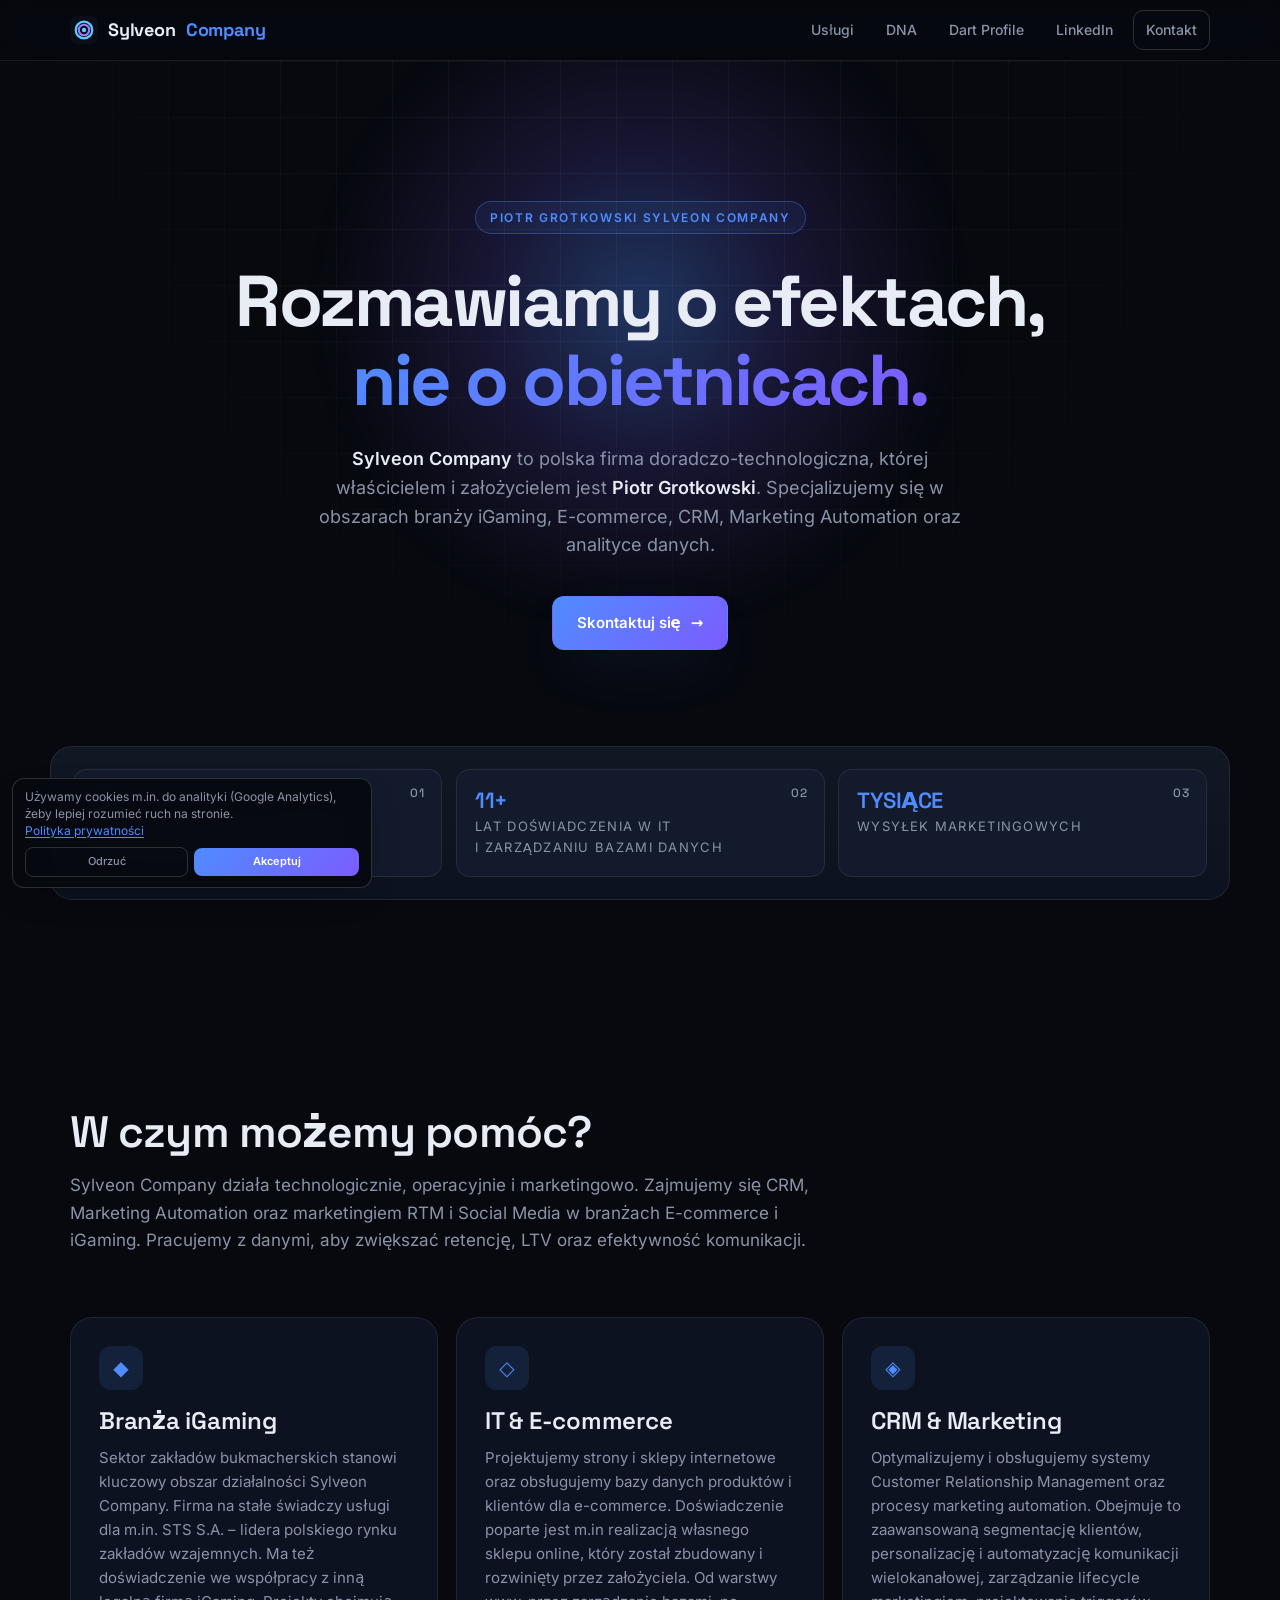
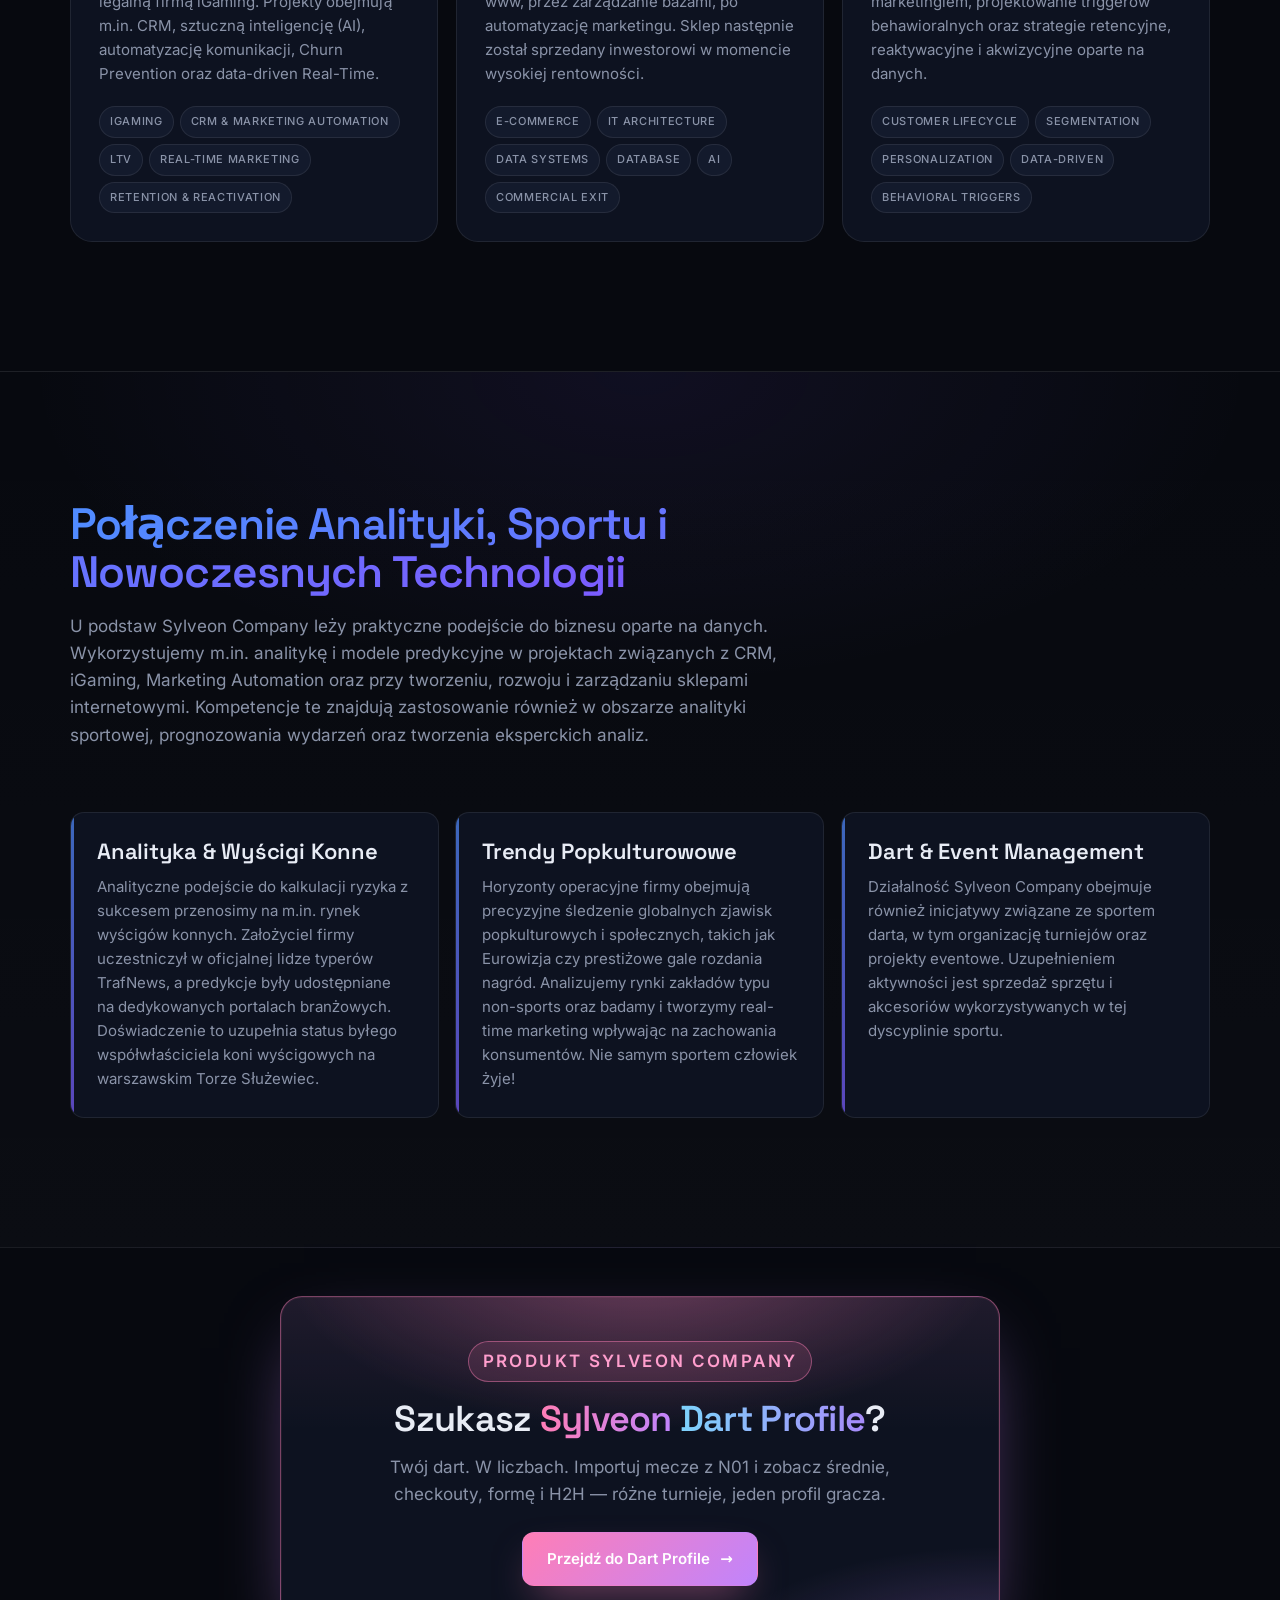
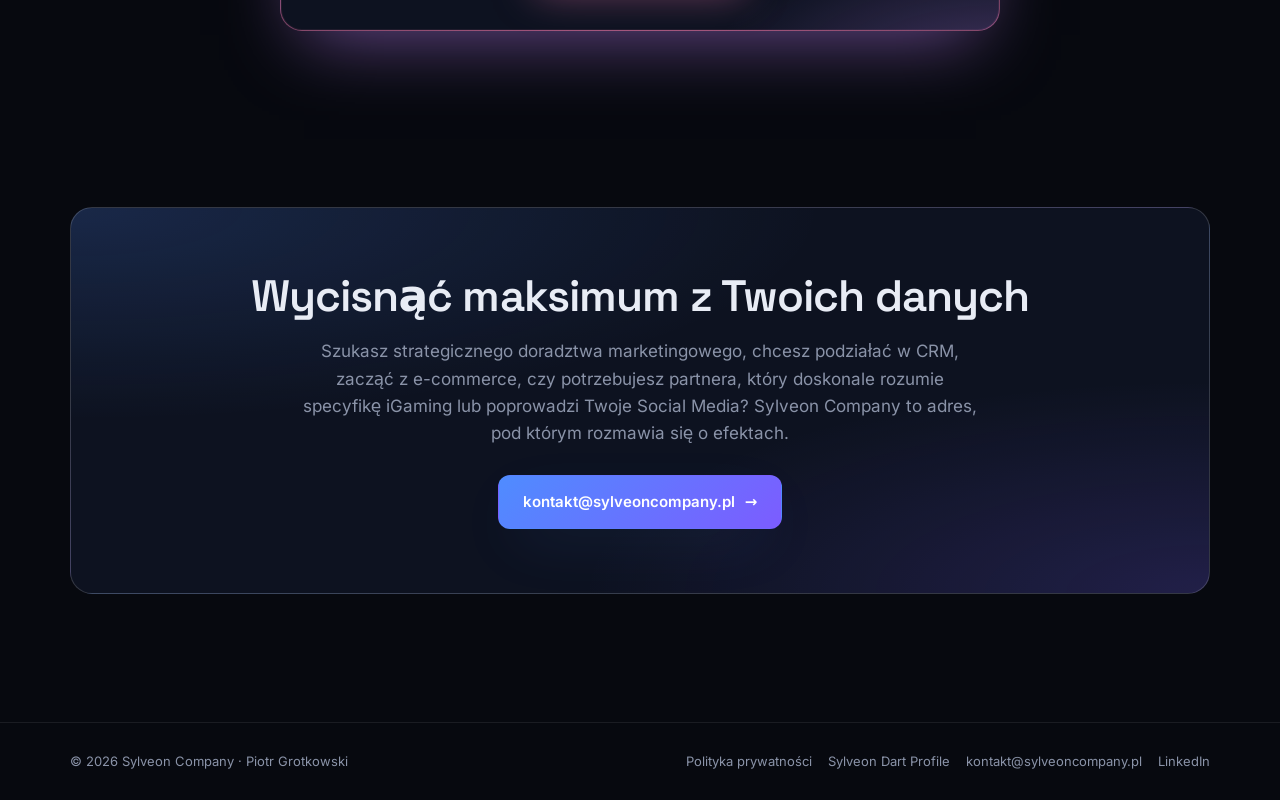
<file: index.html>
<!doctype html>
<html lang="pl">
  <head>
    <meta charset="utf-8" />
    <meta name="viewport" content="width=device-width, initial-scale=1, viewport-fit=cover" />
    <meta name="theme-color" content="#07090f" />
    <title>Sylveon Company | Piotr Grotkowski - iGaming, E-commerce, CRM & Marketing Automation</title>
    <meta
      name="description"
      content="Piotr Grotkowski Sylveon Company. Doradztwo iGaming, CRM, Marketing Automation, analityka danych i E-commerce dla biznesów cyfrowych. Segmentation, Personalization & Retention."
    />
    <meta name="author" content="Piotr Grotkowski" />
    <meta name="robots" content="index,follow,max-image-preview:large" />
    <link rel="canonical" href="https://sylveoncompany.pl/" />

    <link rel="icon" type="image/svg+xml" href="/favicon.svg" />
    <link rel="icon" type="image/png" href="/favicon-96x96.png" sizes="96x96" />
    <link rel="shortcut icon" href="/favicon.ico" />
    <link rel="apple-touch-icon" sizes="180x180" href="/apple-touch-icon.png" />
    <meta name="apple-mobile-web-app-title" content="Sylveon Company" />
    <link rel="manifest" href="/site.webmanifest" />

    <meta property="og:site_name" content="Sylveon Company" />
    <meta property="og:type" content="website" />
    <meta property="og:locale" content="pl_PL" />
    <meta property="og:url" content="https://sylveoncompany.pl/" />
    <meta
      property="og:title"
      content="Sylveon Company | Piotr Grotkowski - CRM, Marketing Automation, iGaming, E-commerce & Data Analytics"
    />
    <meta
      property="og:description"
      content="Piotr Grotkowski Sylveon Company. Doradztwo iGaming, CRM, Marketing Automation, analityka danych i E-commerce dla biznesów cyfrowych. Segmentation, Personalization & Retention."
    />
    <meta property="og:image" content="https://sylveoncompany.pl/og.png" />
    <meta property="og:image:width" content="1200" />
    <meta property="og:image:height" content="630" />
    <meta
      property="og:image:alt"
      content="Sylveon Company — CRM, Marketing Automation, iGaming, E-commerce"
    />

    <meta name="twitter:card" content="summary_large_image" />
    <meta
      name="twitter:title"
      content="Sylveon Company | Piotr Grotkowski - CRM, Marketing Automation, iGaming, E-commerce & Data Analytics"
    />
    <meta
      name="twitter:description"
      content="Piotr Grotkowski Sylveon Company. Doradztwo iGaming, CRM, Marketing Automation, analityka danych i E-commerce dla biznesów cyfrowych. Segmentation, Personalization & Retention."
    />
    <meta name="twitter:image" content="https://sylveoncompany.pl/og.png" />

    <!-- Consent default MUST run before gtag.js (cached async can race otherwise) -->
    <script>
      window.dataLayer = window.dataLayer || [];
      function gtag() {
        dataLayer.push(arguments);
      }
      (function () {
        var saved = null;
        try {
          saved = localStorage.getItem("cookie_consent");
        } catch (e) {}
        var analytics = saved === "denied" ? "denied" : "granted";
        gtag("consent", "default", {
          analytics_storage: analytics,
          ad_storage: "denied",
          ad_user_data: "denied",
          ad_personalization: "denied",
          wait_for_update: 500,
        });
      })();
      gtag("js", new Date());
      gtag("config", "G-825RZRV02V", {
        send_page_view: true,
        debug_mode: true,
      });
    </script>
    <script
      async
      src="https://www.googletagmanager.com/gtag/js?id=G-825RZRV02V"
    ></script>

    <link rel="preload" href="/fonts/inter-400.woff2" as="font" type="font/woff2" crossorigin />
    <link rel="preload" href="/fonts/space-grotesk-700.woff2" as="font" type="font/woff2" crossorigin />
    <link rel="stylesheet" href="/fonts.css" />
    <link rel="stylesheet" href="/styles.css" />

    <script type="application/ld+json">
      {
        "@context": "https://schema.org",
        "@graph": [
          {
            "@type": "WebSite",
            "@id": "https://sylveoncompany.pl/#website",
            "url": "https://sylveoncompany.pl/",
            "name": "Sylveon Company",
            "inLanguage": "pl-PL",
            "publisher": { "@id": "https://sylveoncompany.pl/#organization" }
          },
          {
            "@type": "Organization",
            "@id": "https://sylveoncompany.pl/#organization",
            "name": "Sylveon Company",
            "alternateName": ["Piotr Grotkowski Sylveon Company", "Piotr Grotkowski Sylveon"],
            "url": "https://sylveoncompany.pl/",
            "email": "kontakt@sylveoncompany.pl",
            "logo": "https://sylveoncompany.pl/logo.svg",
            "areaServed": "PL",
            "description": "Piotr Grotkowski Sylveon Company. Doradztwo iGaming, CRM, Marketing Automation, analityka danych i E-commerce dla biznesów cyfrowych.",
            "founder": { "@id": "https://sylveoncompany.pl/#person" },
            "knowsAbout": [
              "iGaming",
              "CRM",
              "Marketing Automation",
              "E-commerce",
              "Data Analytics",
              "Churn Prevention",
              "Real-Time Marketing"
            ]
          },
          {
            "@type": "Person",
            "@id": "https://sylveoncompany.pl/#person",
            "name": "Piotr Grotkowski",
            "jobTitle": "Founder, CEO & Owner",
            "worksFor": { "@id": "https://sylveoncompany.pl/#organization" },
            "url": "https://sylveoncompany.pl/",
            "sameAs": ["https://www.linkedin.com/in/grotkowskipiotr/"],
            "knowsAbout": [
              "iGaming",
              "CRM",
              "Marketing Automation",
              "E-commerce",
              "Data Analytics",
              "Churn Prevention",
              "Retention & Reactivation",
              "Customer Lifecycle"
            ],
            "nationality": "PL"
          }
        ]
      }
    </script>
  </head>
  <body>
    <a href="#main" class="skip-link">Przejdź do treści</a>

    <header class="topbar">
      <div class="container topbar__inner">
        <a href="/" class="brand">
          <img class="brand__logo" src="/logo.svg" width="28" height="28" alt="" />
          <span class="brand__a">Sylveon</span><span class="brand__b">Company</span>
        </a>
        <nav class="nav" aria-label="Główna nawigacja">
          <a href="#pomoc">Usługi</a>
          <a href="#dna">DNA</a>
          <a href="#dart">Dart Profile</a>
          <a
            href="https://www.linkedin.com/in/grotkowskipiotr/"
            target="_blank"
            rel="noopener noreferrer"
            >LinkedIn</a
          >
          <a href="mailto:kontakt@sylveoncompany.pl" class="nav__cta">Kontakt</a>
        </nav>
      </div>
    </header>

    <main id="main">
      <section class="hero">
        <div class="hero__bg" aria-hidden="true">
          <div class="hero__glow"></div>
          <div class="hero__grid"></div>
        </div>
        <div class="container hero__inner">
          <p class="eyebrow reveal">Piotr Grotkowski Sylveon Company</p>

          <h1 class="hero__title reveal">
            <span class="sr-only"
              >Sylveon Company - Doradztwo iGaming, E-commerce, CRM &amp; Marketing Automation.</span
            >
            Rozmawiamy o efektach,<br /><span class="grad">nie o obietnicach.</span>
          </h1>

          <p class="hero__lead reveal">
            <strong>Sylveon Company</strong> to polska firma doradczo-technologiczna, której
            właścicielem i założycielem jest <strong>Piotr Grotkowski</strong>. Specjalizujemy się w
            obszarach branży iGaming, E-commerce, CRM, Marketing Automation oraz analityce danych.
          </p>
          <div class="hero__cta reveal">
            <a class="btn btn--primary" href="mailto:kontakt@sylveoncompany.pl">
              Skontaktuj się
              <span aria-hidden="true">→</span>
            </a>
          </div>
        </div>
      </section>

      <section class="proof" aria-label="Skala działalności">
        <div class="container proof__grid">
          <article class="proof__card reveal">
            <span class="proof__num">01</span>
            <p class="proof__value">7+</p>
            <p>Lat doświadczenia w iGaming,<br />CRM &amp; Marketing Automation</p>
          </article>
          <article class="proof__card reveal">
            <span class="proof__num">02</span>
            <p class="proof__value">11+</p>
            <p>Lat doświadczenia w IT<br />i zarządzaniu bazami danych</p>
          </article>
          <article class="proof__card reveal">
            <span class="proof__num">03</span>
            <p class="proof__value">Tysiące</p>
            <p>Wysyłek marketingowych</p>
          </article>
        </div>
      </section>

      <section class="section" id="pomoc">
        <div class="container">
          <header class="section__head reveal">
            <h2>W czym możemy pomóc?</h2>
            <p>
              Sylveon Company działa technologicznie, operacyjnie i marketingowo. Zajmujemy się CRM,
              Marketing Automation oraz marketingiem RTM i Social Media w branżach E-commerce i
              iGaming. Pracujemy z danymi, aby zwiększać retencję, LTV oraz efektywność komunikacji.
            </p>
          </header>

          <div class="services">
            <article class="service reveal">
              <div class="service__icon" aria-hidden="true">◆</div>
              <h3>Branża iGaming</h3>
              <p>
                Sektor zakładów bukmacherskich stanowi kluczowy obszar działalności Sylveon Company.
                Firma na stałe świadczy usługi dla m.in. STS S.A. – lidera polskiego rynku zakładów
                wzajemnych. Ma też doświadczenie we współpracy z inną legalną firmą iGaming. Projekty
                obejmują m.in. CRM, sztuczną inteligencję (AI), automatyzację komunikacji, Churn
                Prevention oraz data-driven Real-Time.
              </p>
              <ul class="chips">
                <li>iGaming</li>
                <li>CRM &amp; Marketing Automation</li>
                <li>LTV</li>
                <li>Real-Time Marketing</li>
                <li>Retention &amp; Reactivation</li>
              </ul>
            </article>

            <article class="service reveal">
              <div class="service__icon" aria-hidden="true">◇</div>
              <h3>IT &amp; E-commerce</h3>
              <p>
                Projektujemy strony i sklepy internetowe oraz obsługujemy bazy danych produktów i
                klientów dla e-commerce. Doświadczenie poparte jest m.in realizacją własnego sklepu
                online, który został zbudowany i rozwinięty przez założyciela. Od warstwy www, przez
                zarządzanie bazami, po automatyzację marketingu. Sklep następnie został sprzedany
                inwestorowi w momencie wysokiej rentowności.
              </p>
              <ul class="chips">
                <li>E-commerce</li>
                <li>IT Architecture</li>
                <li>Data Systems</li>
                <li>Database</li>
                <li>AI</li>
                <li>Commercial Exit</li>
              </ul>
            </article>

            <article class="service reveal">
              <div class="service__icon" aria-hidden="true">◈</div>
              <h3>CRM &amp; Marketing</h3>
              <p>
                Optymalizujemy i obsługujemy systemy Customer Relationship Management oraz procesy
                marketing automation. Obejmuje to zaawansowaną segmentację klientów, personalizację i
                automatyzację komunikacji wielokanałowej, zarządzanie lifecycle marketingiem,
                projektowanie triggerów behawioralnych oraz strategie retencyjne, reaktywacyjne i
                akwizycyjne oparte na danych.
              </p>
              <ul class="chips">
                <li>Customer Lifecycle</li>
                <li>Segmentation</li>
                <li>Personalization</li>
                <li>Data-Driven</li>
                <li>Behavioral Triggers</li>
              </ul>
            </article>
          </div>
        </div>
      </section>

      <section class="section section--alt" id="dna">
        <div class="container dna">
          <header class="section__head reveal">
            <h2>
              <span class="grad">Połączenie Analityki, Sportu i Nowoczesnych Technologii</span>
            </h2>
            <p>
              U podstaw Sylveon Company leży praktyczne podejście do biznesu oparte na danych.
              Wykorzystujemy m.in. analitykę i modele predykcyjne w projektach związanych z CRM,
              iGaming, Marketing Automation oraz przy tworzeniu, rozwoju i zarządzaniu sklepami
              internetowymi. Kompetencje te znajdują zastosowanie również w obszarze analityki
              sportowej, prognozowania wydarzeń oraz tworzenia eksperckich analiz.
            </p>
          </header>

          <div class="dna__grid">
            <article class="dna__card reveal">
              <h3>Analityka &amp; Wyścigi Konne</h3>
              <p>
                Analityczne podejście do kalkulacji ryzyka z sukcesem przenosimy na m.in. rynek
                wyścigów konnych. Założyciel firmy uczestniczył w oficjalnej lidze typerów TrafNews,
                a predykcje były udostępniane na dedykowanych portalach branżowych. Doświadczenie to
                uzupełnia status byłego współwłaściciela koni wyścigowych na warszawskim Torze
                Służewiec.
              </p>
            </article>

            <article class="dna__card reveal">
              <h3>Trendy Popkulturowowe</h3>
              <p>
                Horyzonty operacyjne firmy obejmują precyzyjne śledzenie globalnych zjawisk
                popkulturowych i społecznych, takich jak Eurowizja czy prestiżowe gale rozdania
                nagród. Analizujemy rynki zakładów typu non-sports oraz badamy i tworzymy real-time
                marketing wpływając na zachowania konsumentów. Nie samym sportem człowiek żyje!
              </p>
            </article>

            <article class="dna__card reveal">
              <h3>Dart &amp; Event Management</h3>
              <p>
                Działalność Sylveon Company obejmuje również inicjatywy związane ze sportem darta, w
                tym organizację turniejów oraz projekty eventowe. Uzupełnieniem aktywności jest
                sprzedaż sprzętu i akcesoriów wykorzystywanych w tej dyscyplinie sportu.
              </p>
            </article>
          </div>
        </div>
      </section>

      <section class="section section--dart" id="dart">
        <div class="container">
          <div class="product-link reveal">
            <p class="eyebrow">Produkt Sylveon Company</p>
            <h2>
              Szukasz
              <span class="product-link__brand">Sylveon</span>
              <span class="product-link__accent">Dart Profile</span>?
            </h2>
            <p>
              Twój dart. W liczbach. Importuj mecze z N01 i zobacz średnie, checkouty, formę i H2H —
              różne turnieje, jeden profil gracza.
            </p>
            <a
              class="btn btn--dart"
              href="https://dart.sylveoncompany.pl/"
              target="_blank"
              rel="noopener noreferrer"
            >
              Przejdź do Dart Profile
              <span aria-hidden="true">→</span>
            </a>
          </div>
        </div>
      </section>

      <section class="section">
        <div class="container">
          <div class="cta reveal">
            <h2>Wycisnąć maksimum z Twoich danych</h2>
            <p>
              Szukasz strategicznego doradztwa marketingowego, chcesz podziałać w CRM, zacząć z
              e-commerce, czy potrzebujesz partnera, który doskonale rozumie specyfikę iGaming lub
              poprowadzi Twoje Social Media? Sylveon Company to adres, pod którym rozmawia się o
              efektach.
            </p>
            <address>
              <a class="btn btn--primary" href="mailto:kontakt@sylveoncompany.pl">
                kontakt@sylveoncompany.pl
                <span aria-hidden="true">→</span>
              </a>
            </address>
          </div>
        </div>
      </section>
    </main>

    <footer class="footer">
      <div class="container footer__inner">
        <p>© <span id="year"></span> Sylveon Company · Piotr Grotkowski</p>
        <div class="footer__links">
          <a href="/polityka-prywatnosci">Polityka prywatności</a>
          <a href="https://dart.sylveoncompany.pl/" target="_blank" rel="noopener noreferrer"
            >Sylveon Dart Profile</a
          >
          <a href="mailto:kontakt@sylveoncompany.pl">kontakt@sylveoncompany.pl</a>
          <a
            href="https://www.linkedin.com/in/grotkowskipiotr/"
            target="_blank"
            rel="noopener noreferrer"
            >LinkedIn</a
          >
        </div>
      </div>
    </footer>

    <a class="sticky-cta" href="mailto:kontakt@sylveoncompany.pl" id="stickyCta">
      Skontaktuj się <span aria-hidden="true">→</span>
    </a>

    <div class="cookie-banner" id="cookieBanner" hidden role="dialog" aria-label="Zgoda na pliki cookies">
      <div class="cookie-banner__inner">
        <p>
          Używamy cookies m.in. do analityki (Google Analytics),<br />
          żeby lepiej rozumieć ruch na stronie.<br />
          <a href="/polityka-prywatnosci">Polityka prywatności</a>
        </p>
        <div class="cookie-banner__actions">
          <button type="button" class="cookie-banner__reject" id="cookieReject">Odrzuć</button>
          <button type="button" class="cookie-banner__accept" id="cookieAccept">Akceptuj</button>
        </div>
      </div>
    </div>

    <script>
      document.getElementById("year").textContent = new Date().getFullYear();

      (function () {
        var KEY = "cookie_consent";
        var GAP = 12;
        var banner = document.getElementById("cookieBanner");
        var acceptBtn = document.getElementById("cookieAccept");
        var rejectBtn = document.getElementById("cookieReject");
        var footer = document.querySelector("footer.footer");
        var watching = false;
        var ticking = false;

        function syncBannerBottom() {
          ticking = false;
          if (!banner || banner.hidden || !footer) return;
          var overlap = Math.max(0, window.innerHeight - footer.getBoundingClientRect().top);
          if (overlap > 0) {
            banner.style.bottom =
              "max(" + (overlap + GAP) + "px, env(safe-area-inset-bottom))";
          } else {
            banner.style.bottom = "";
          }
        }

        function onScrollOrResize() {
          if (!ticking) {
            ticking = true;
            requestAnimationFrame(syncBannerBottom);
          }
        }

        function startWatch() {
          if (watching) return;
          watching = true;
          window.addEventListener("scroll", onScrollOrResize, { passive: true });
          window.addEventListener("resize", onScrollOrResize);
          syncBannerBottom();
        }

        function stopWatch() {
          if (!watching) return;
          watching = false;
          window.removeEventListener("scroll", onScrollOrResize);
          window.removeEventListener("resize", onScrollOrResize);
          banner.style.bottom = "";
        }

        function setConsent(value) {
          try {
            localStorage.setItem(KEY, value);
          } catch (e) {}
          var state = value === "granted" ? "granted" : "denied";
          gtag("consent", "update", {
            analytics_storage: state,
            ad_storage: "denied",
            ad_user_data: "denied",
            ad_personalization: "denied",
          });
          stopWatch();
          banner.hidden = true;
          document.body.classList.remove("cookie-open");
        }

        var saved = null;
        try {
          saved = localStorage.getItem(KEY);
        } catch (e) {}

        if (!saved) {
          banner.hidden = false;
          document.body.classList.add("cookie-open");

          if (footer && "IntersectionObserver" in window) {
            var io = new IntersectionObserver(
              function (entries) {
                if (banner.hidden) return;
                if (entries[0].isIntersecting) startWatch();
                else stopWatch();
              },
              { threshold: 0 }
            );
            io.observe(footer);
          } else if (footer) {
            startWatch();
          }
        }

        acceptBtn.addEventListener("click", function () {
          setConsent("granted");
        });
        rejectBtn.addEventListener("click", function () {
          setConsent("denied");
        });
      })();

      const prefersReduced = window.matchMedia("(prefers-reduced-motion: reduce)").matches;
      const revealEls = document.querySelectorAll(".reveal");
      if (prefersReduced || !("IntersectionObserver" in window)) {
        revealEls.forEach((el) => el.classList.add("in-view"));
      } else {
        const io = new IntersectionObserver(
          (entries) => {
            entries.forEach((e, i) => {
              if (e.isIntersecting) {
                setTimeout(() => e.target.classList.add("in-view"), i * 60);
                io.unobserve(e.target);
              }
            });
          },
          { threshold: 0.12, rootMargin: "0px 0px -40px 0px" }
        );
        revealEls.forEach((el) => io.observe(el));
      }

      const hero = document.querySelector(".hero");
      const cta = document.getElementById("stickyCta");
      if (hero && cta && "IntersectionObserver" in window) {
        const heroIo = new IntersectionObserver(
          ([entry]) => {
            cta.classList.toggle("is-visible", !entry.isIntersecting);
          },
          { threshold: 0, rootMargin: "-40% 0px 0px 0px" }
        );
        heroIo.observe(hero);
      }
    </script>
  </body>
</html>
</file>
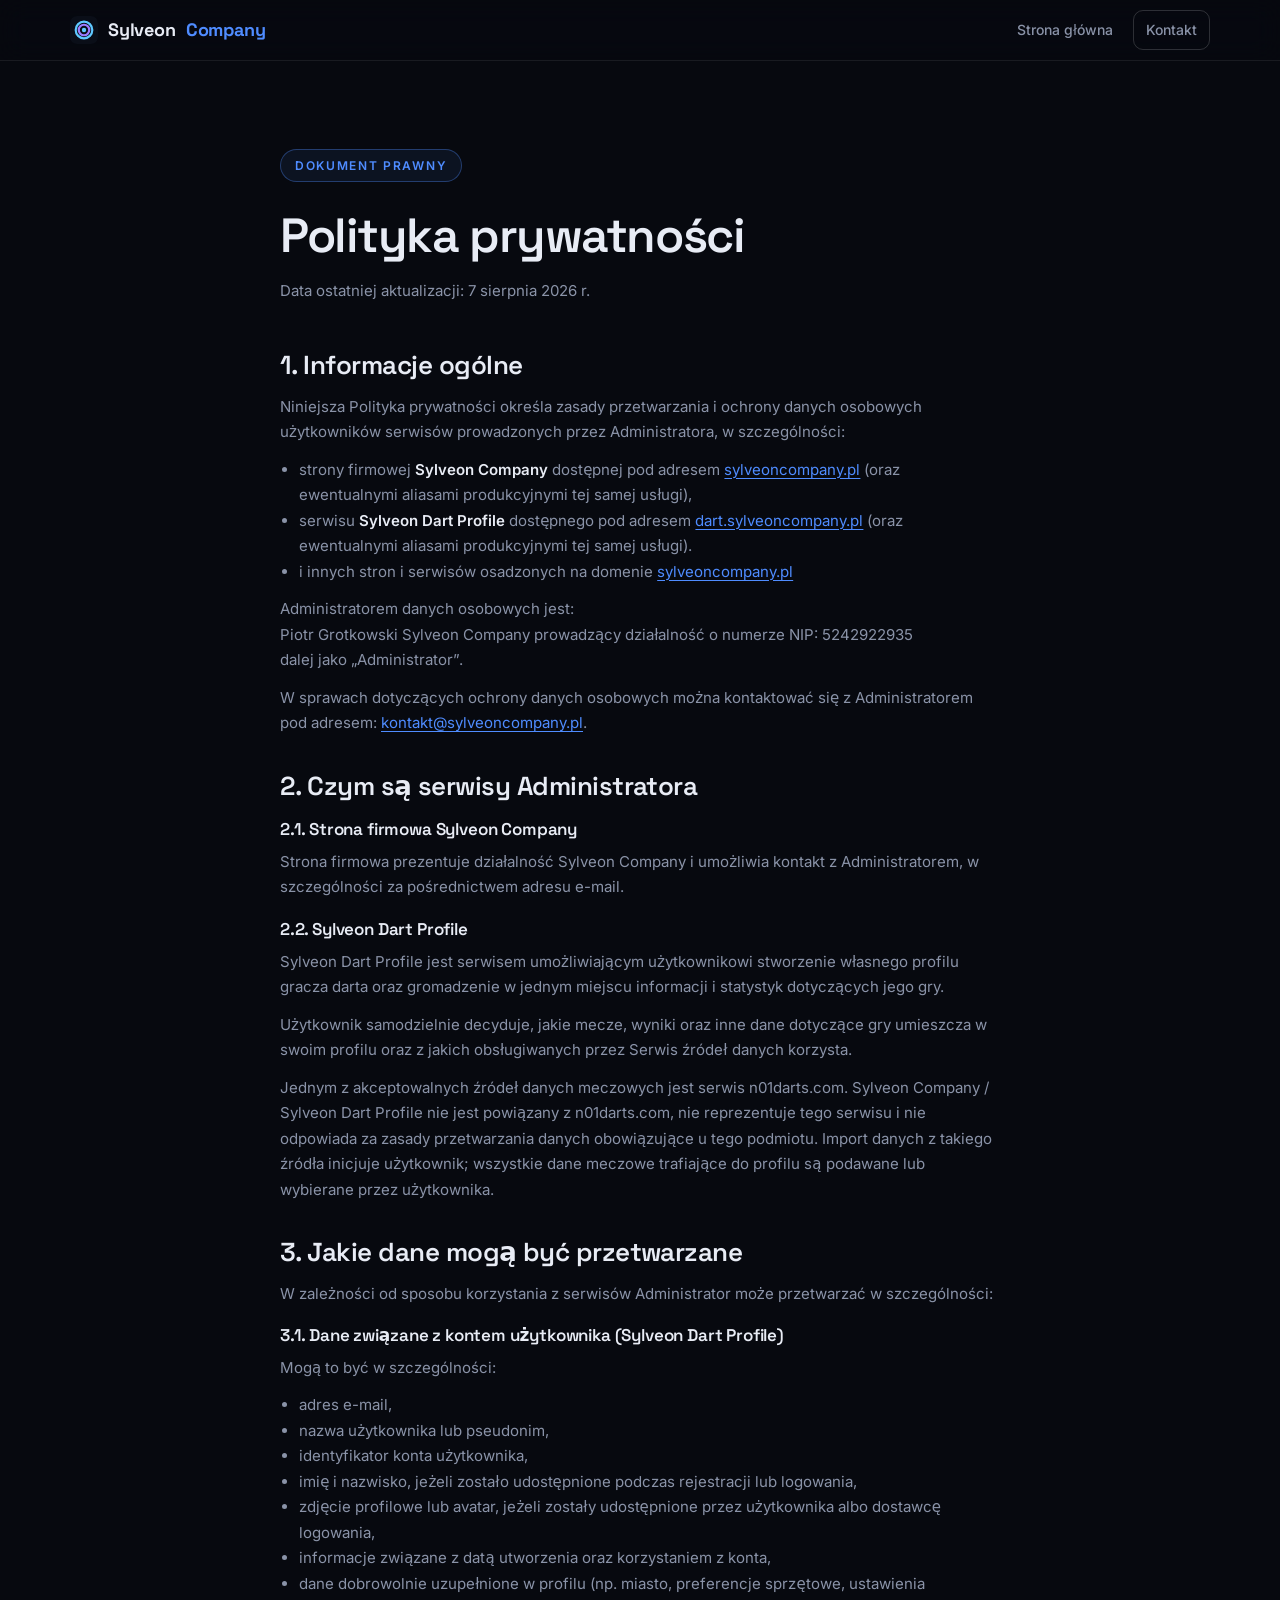
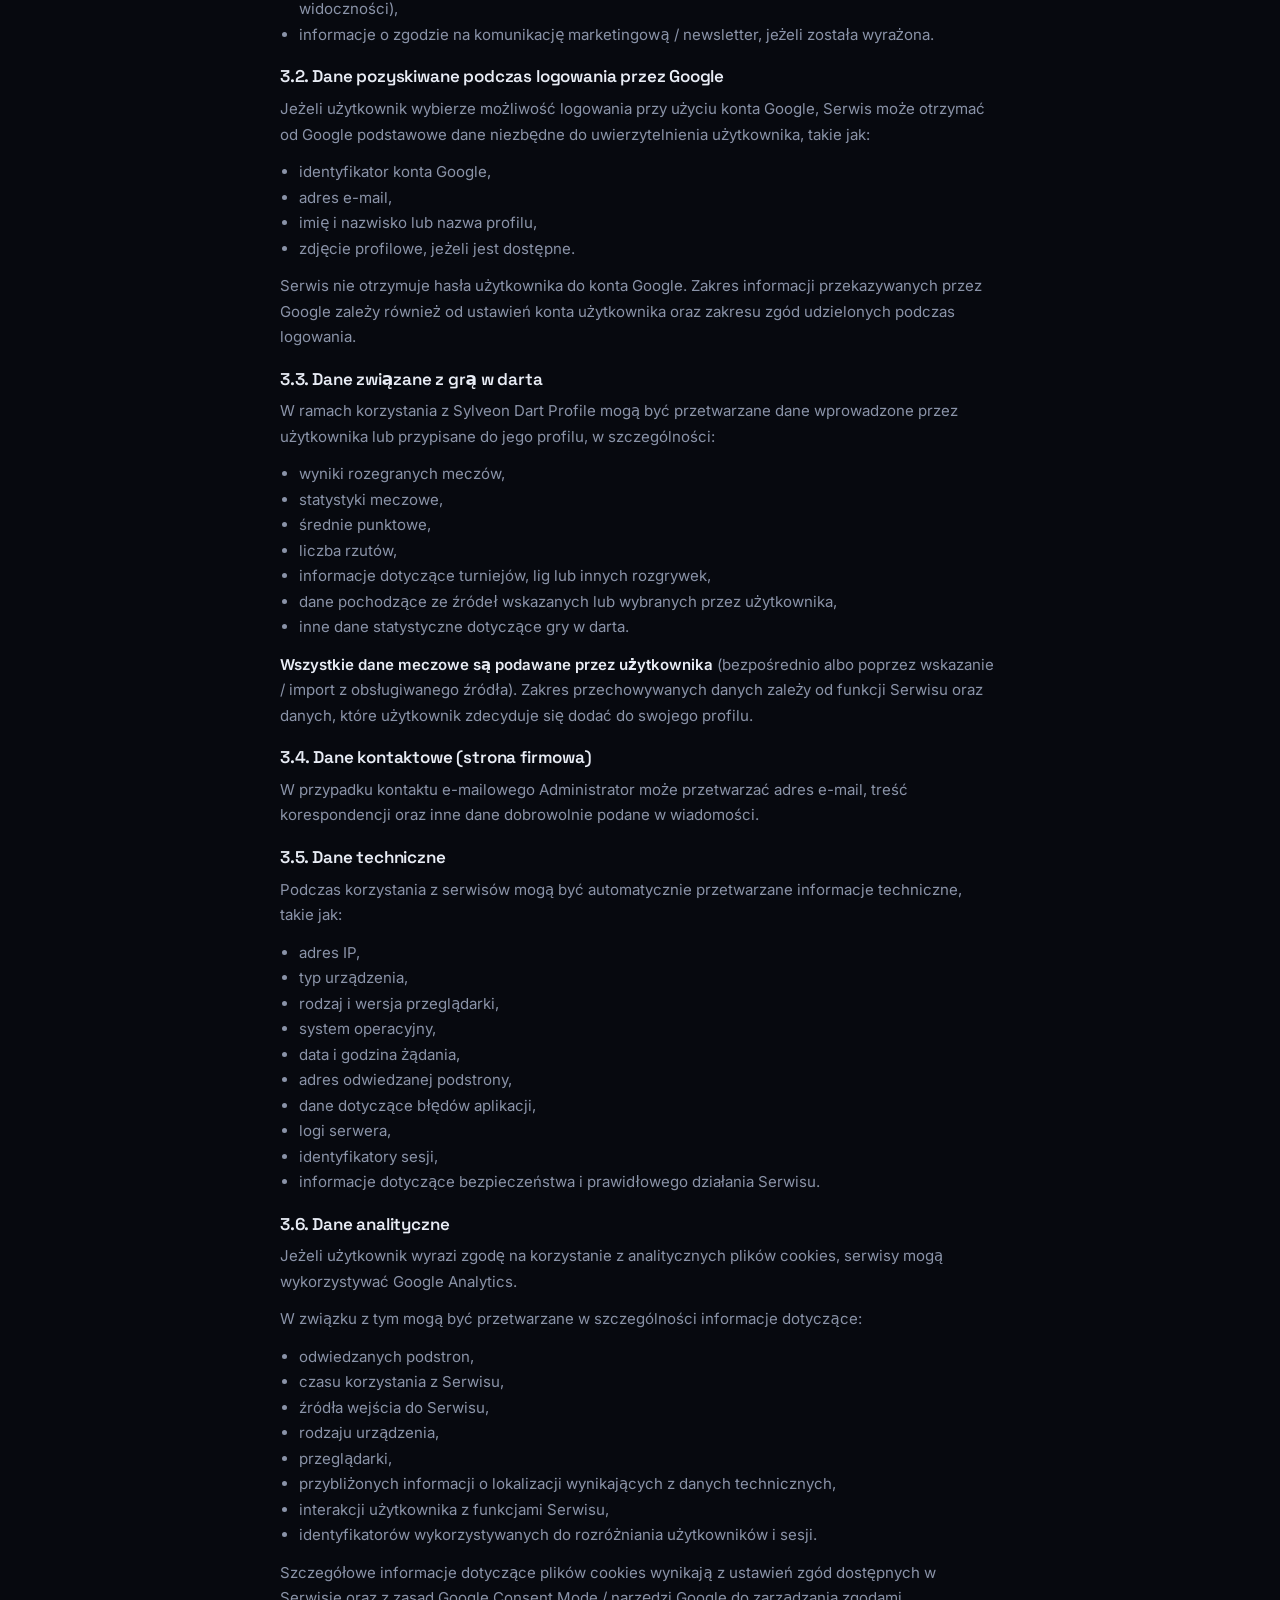
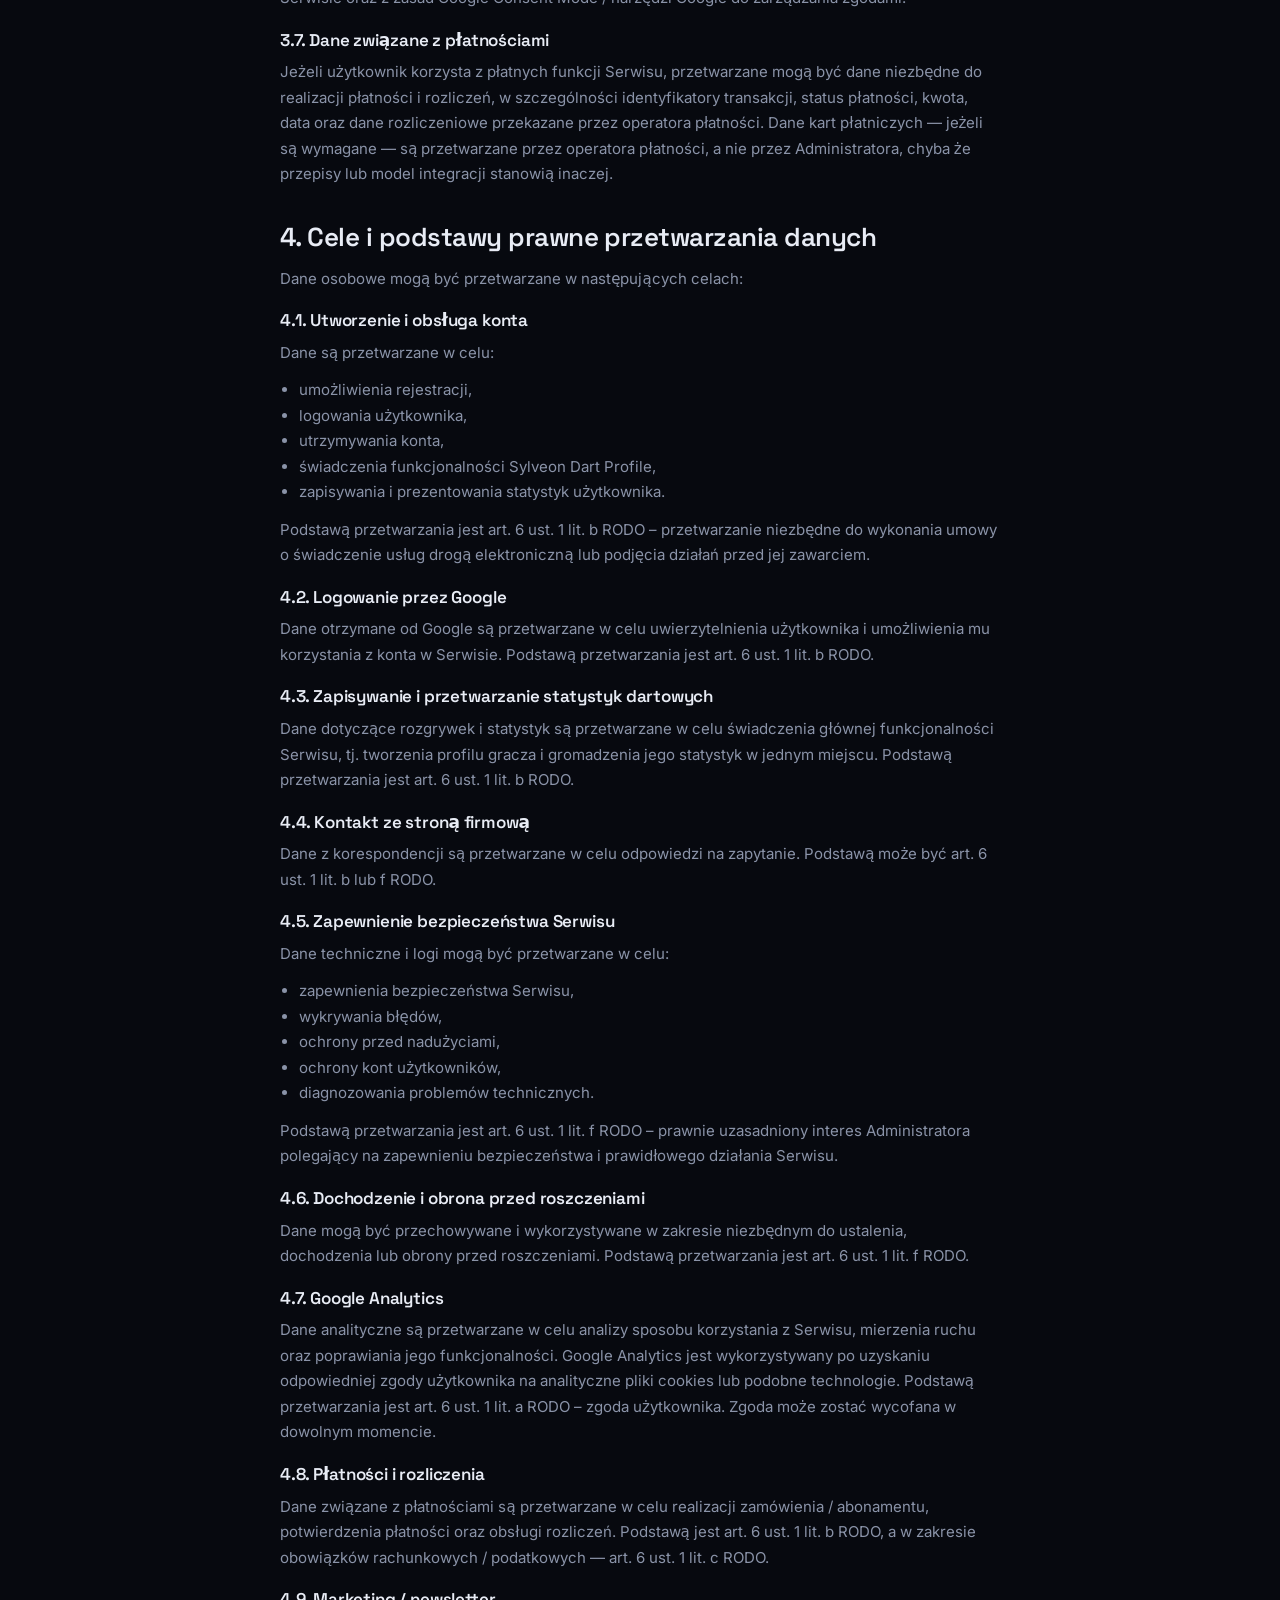
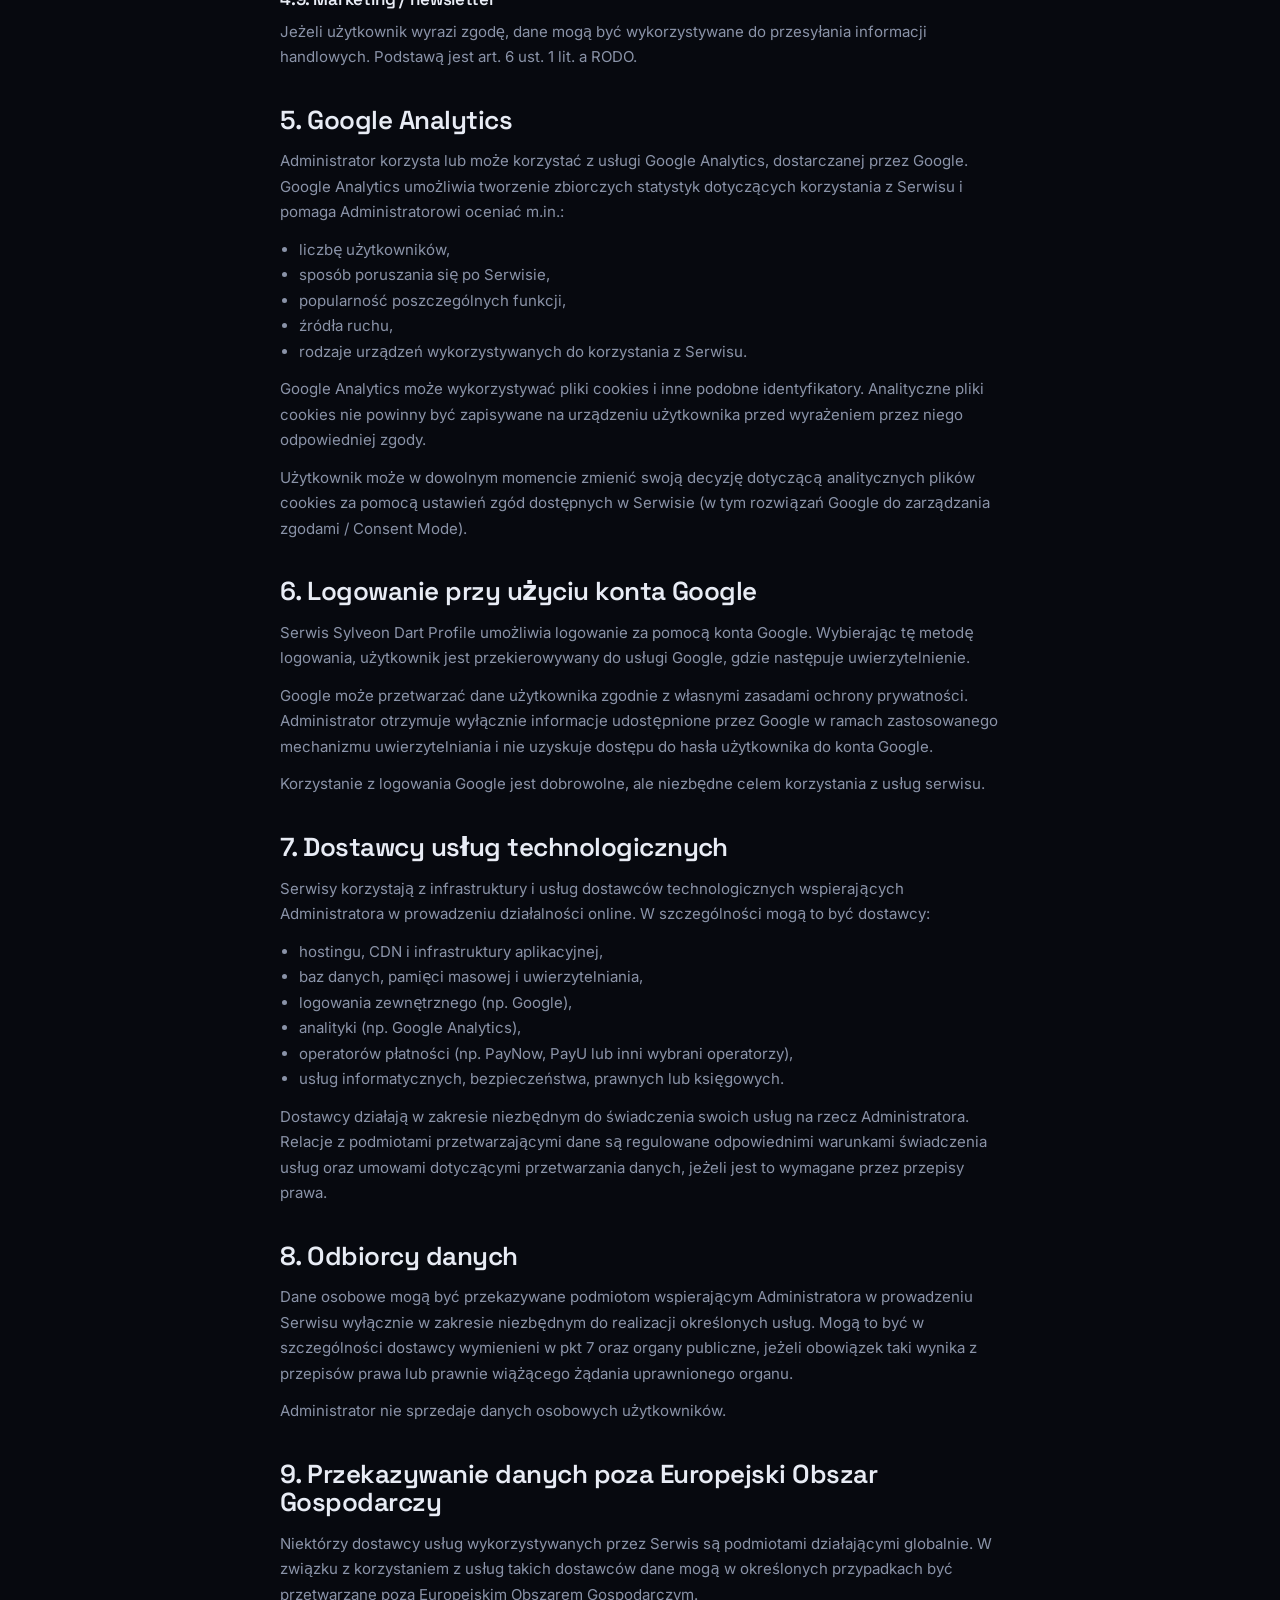
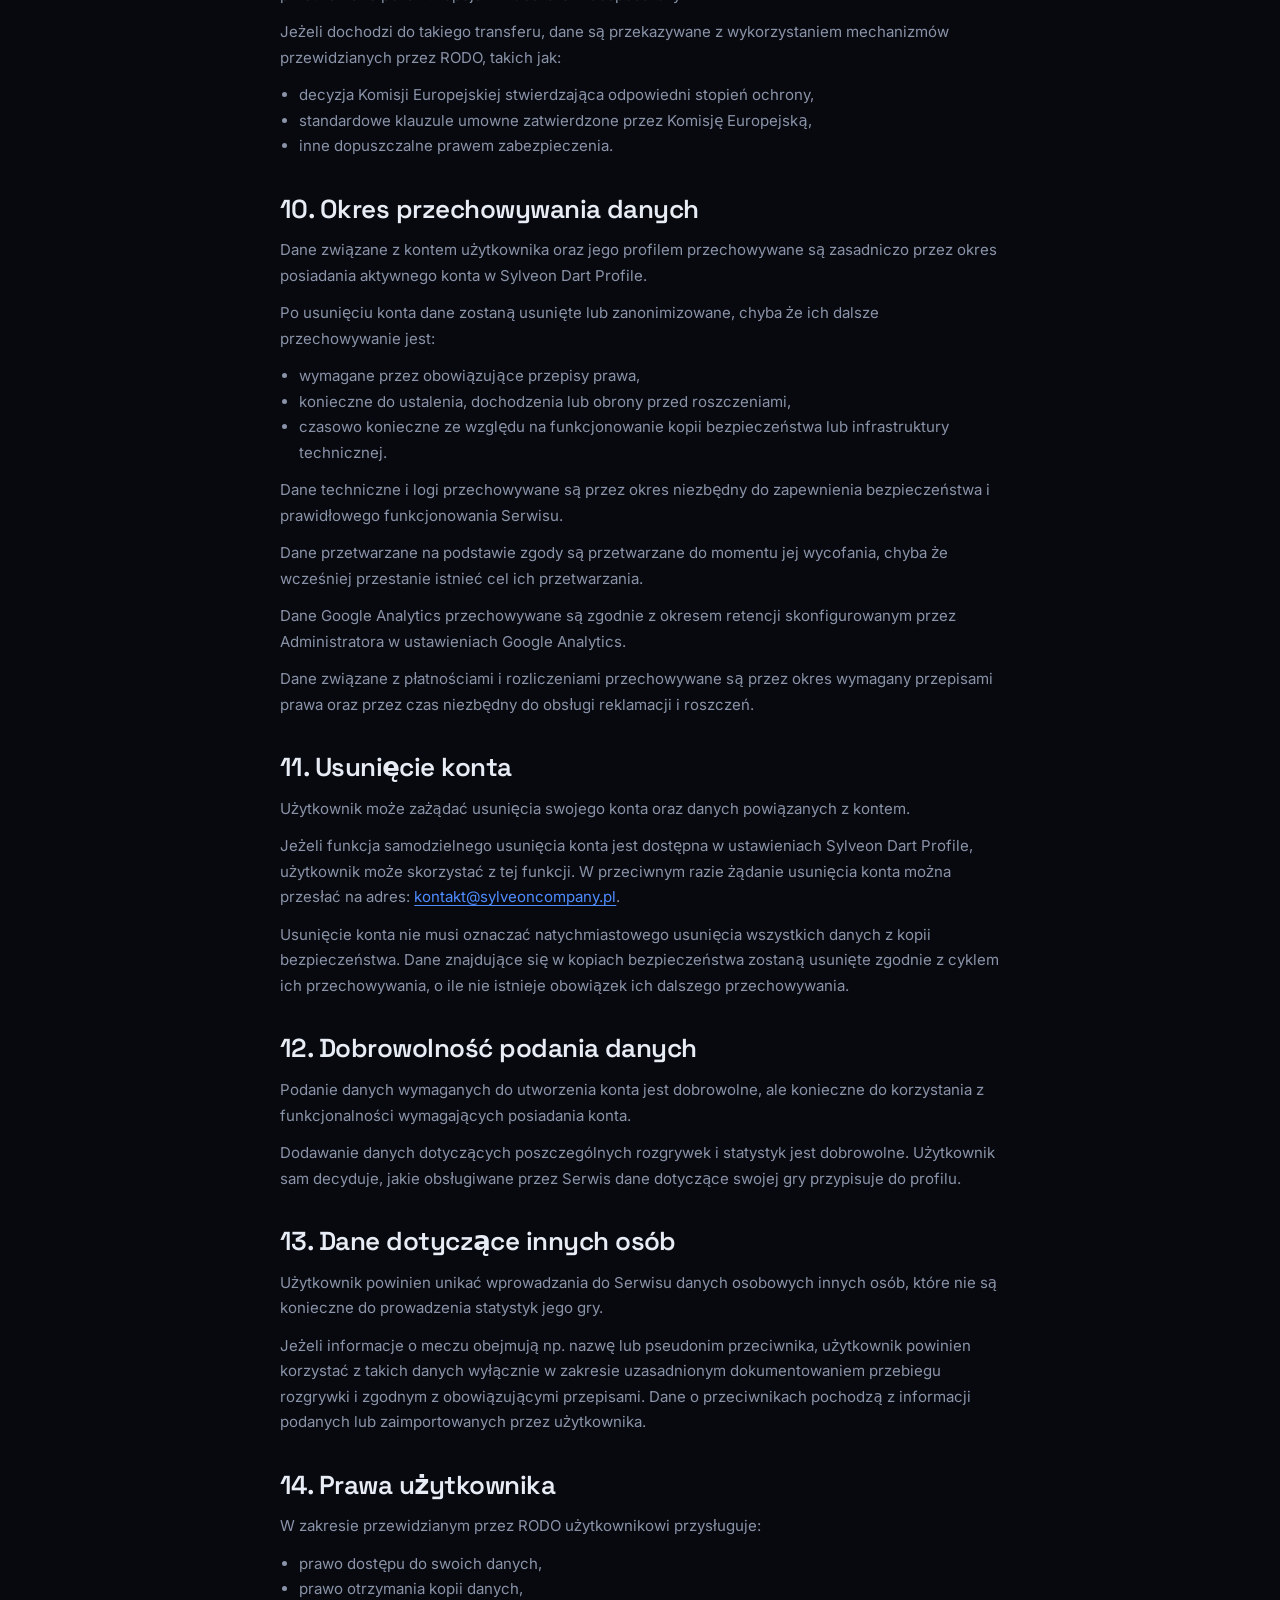
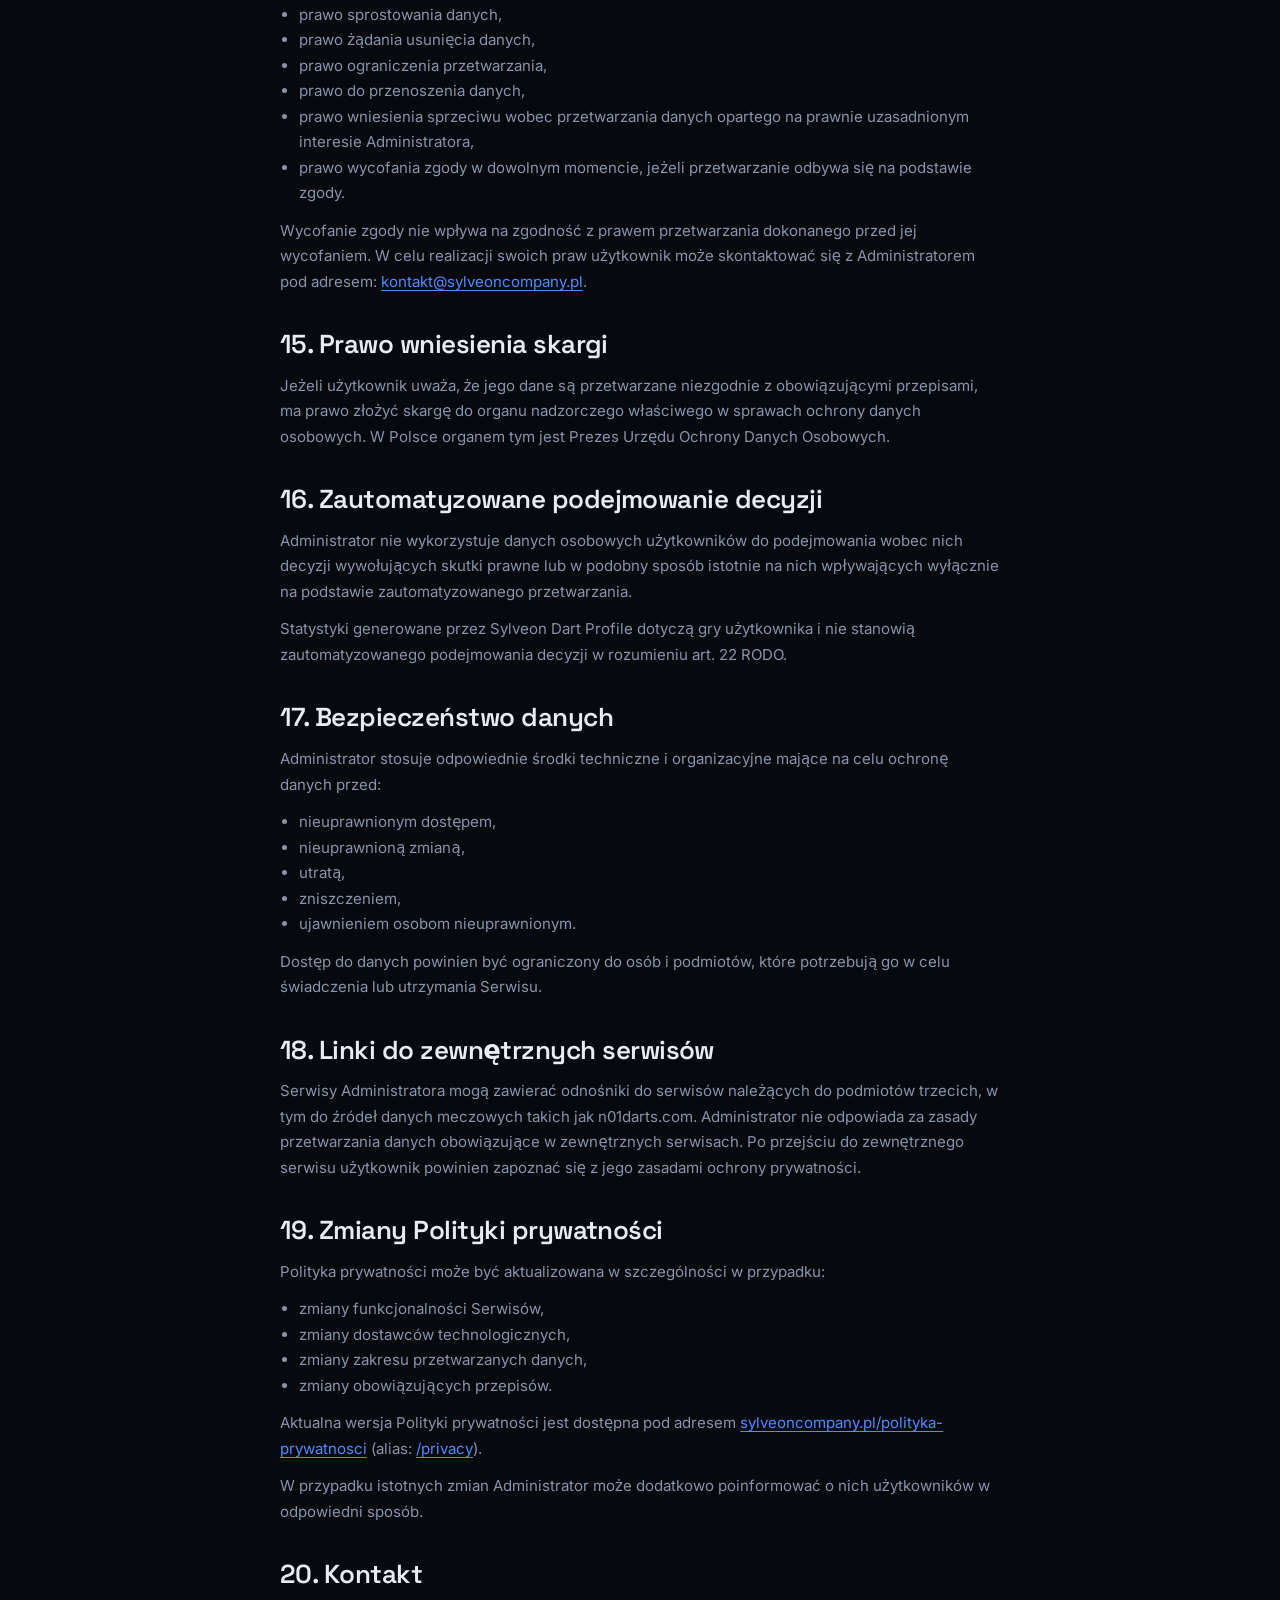
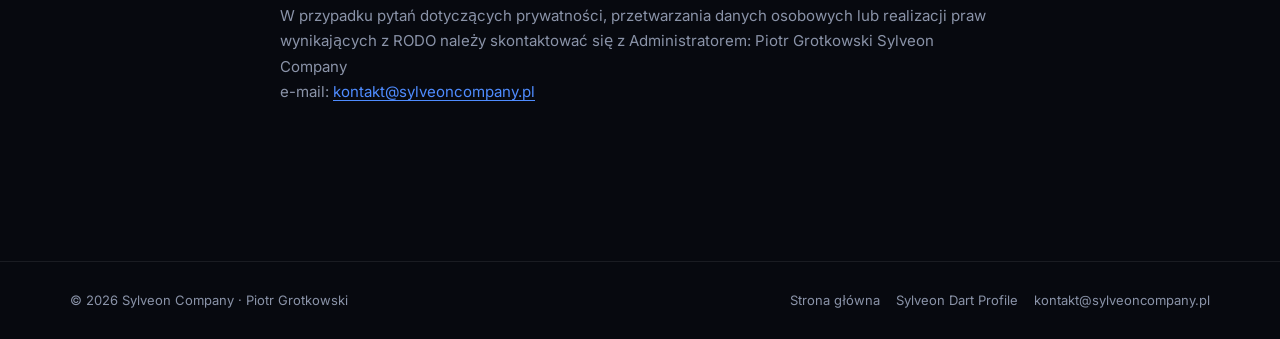
<file: polityka-prywatnosci.html>
<!doctype html>
<html lang="pl">
  <head>
    <meta charset="utf-8" />
    <meta name="viewport" content="width=device-width, initial-scale=1, viewport-fit=cover" />
    <meta name="theme-color" content="#07090f" />
    <title>Polityka prywatności | Sylveon Company</title>
    <meta
      name="description"
      content="Polityka prywatności Sylveon Company — dotyczy sylveoncompany.pl oraz dart.sylveoncompany.pl (Sylveon Dart Profile)."
    />
    <meta name="robots" content="index,follow" />
    <link rel="canonical" href="https://sylveoncompany.pl/polityka-prywatnosci" />
    <link rel="icon" type="image/svg+xml" href="/favicon.svg" />
    <link rel="icon" type="image/png" href="/favicon-96x96.png" sizes="96x96" />
    <link rel="shortcut icon" href="/favicon.ico" />
    <link rel="apple-touch-icon" sizes="180x180" href="/apple-touch-icon.png" />
    <link rel="stylesheet" href="/fonts.css" />
    <link rel="stylesheet" href="/styles.css" />
  </head>
  <body>
    <a href="#main" class="skip-link">Przejdź do treści</a>

    <header class="topbar">
      <div class="container topbar__inner">
        <a href="/" class="brand">
          <img class="brand__logo" src="/logo.svg" width="28" height="28" alt="" />
          <span class="brand__a">Sylveon</span><span class="brand__b">Company</span>
        </a>
        <nav class="nav" aria-label="Główna nawigacja">
          <a href="/">Strona główna</a>
          <a href="mailto:kontakt@sylveoncompany.pl" class="nav__cta">Kontakt</a>
        </nav>
      </div>
    </header>

    <main id="main" class="legal">
      <div class="container legal__inner">
        <header class="legal__head">
          <p class="eyebrow">Dokument prawny</p>
          <h1>Polityka prywatności</h1>
          <p class="legal__meta">
            Data ostatniej aktualizacji: <time datetime="2026-08-07">7 sierpnia 2026&nbsp;r.</time>
          </p>
        </header>

        <div class="legal__content">
          <section>
            <h2>1. Informacje ogólne</h2>
            <p>
              Niniejsza Polityka prywatności określa zasady przetwarzania i ochrony danych osobowych
              użytkowników serwisów prowadzonych przez Administratora, w szczególności:
            </p>
            <ul>
              <li>
                strony firmowej <strong>Sylveon Company</strong> dostępnej pod adresem
                <a href="https://sylveoncompany.pl/">sylveoncompany.pl</a>
                (oraz ewentualnymi aliasami produkcyjnymi tej samej usługi),
              </li>
              <li>
                serwisu <strong>Sylveon Dart Profile</strong> dostępnego pod adresem
                <a href="https://dart.sylveoncompany.pl/">dart.sylveoncompany.pl</a>
                (oraz ewentualnymi aliasami produkcyjnymi tej samej usługi).
              </li>
              <li>
                i innych stron i serwisów osadzonych na domenie <a href="https://sylveoncompany.pl/">sylveoncompany.pl</a>
              </li>
            </ul>
            <p>Administratorem danych osobowych jest:<br/>Piotr Grotkowski Sylveon Company prowadzący działalność o numerze NIP: 5242922935<br />
              dalej jako „Administrator”.
            </p>
            <p>
              W sprawach dotyczących ochrony danych osobowych można kontaktować się z Administratorem
              pod adresem:
              <a href="mailto:kontakt@sylveoncompany.pl">kontakt@sylveoncompany.pl</a>.
            </p>
          </section>

          <section>
            <h2>2. Czym są serwisy Administratora</h2>
            <h3>2.1. Strona firmowa Sylveon Company</h3>
            <p>
              Strona firmowa prezentuje działalność Sylveon Company i umożliwia kontakt z
              Administratorem, w szczególności za pośrednictwem adresu e-mail.
            </p>

            <h3>2.2. Sylveon Dart Profile</h3>
            <p>
              Sylveon Dart Profile jest serwisem umożliwiającym użytkownikowi stworzenie własnego
              profilu gracza darta oraz gromadzenie w jednym miejscu informacji i statystyk
              dotyczących jego gry.
            </p>
            <p>
              Użytkownik samodzielnie decyduje, jakie mecze, wyniki oraz inne dane dotyczące gry
              umieszcza w swoim profilu oraz z jakich obsługiwanych przez Serwis źródeł danych
              korzysta.
            </p>
            <p>
              Jednym z akceptowalnych źródeł danych meczowych jest serwis
              n01darts.com. Sylveon Company / Sylveon Dart Profile
              nie jest powiązany z n01darts.com, nie reprezentuje tego serwisu i nie
              odpowiada za zasady przetwarzania danych obowiązujące u tego podmiotu. Import danych z
              takiego źródła inicjuje użytkownik; wszystkie dane meczowe trafiające do profilu są
              podawane lub wybierane przez użytkownika.
            </p>
          </section>

          <section>
            <h2>3. Jakie dane mogą być przetwarzane</h2>
            <p>
              W zależności od sposobu korzystania z serwisów Administrator może przetwarzać w
              szczególności:
            </p>

            <h3>3.1. Dane związane z kontem użytkownika (Sylveon Dart Profile)</h3>
            <p>Mogą to być w szczególności:</p>
            <ul>
              <li>adres e-mail,</li>
              <li>nazwa użytkownika lub pseudonim,</li>
              <li>identyfikator konta użytkownika,</li>
              <li>imię i nazwisko, jeżeli zostało udostępnione podczas rejestracji lub logowania,</li>
              <li>
                zdjęcie profilowe lub avatar, jeżeli zostały udostępnione przez użytkownika albo
                dostawcę logowania,
              </li>
              <li>informacje związane z datą utworzenia oraz korzystaniem z konta,</li>
              <li>
                dane dobrowolnie uzupełnione w profilu (np. miasto, preferencje sprzętowe, ustawienia
                widoczności),
              </li>
              <li>informacje o zgodzie na komunikację marketingową / newsletter, jeżeli została wyrażona.</li>
            </ul>

            <h3>3.2. Dane pozyskiwane podczas logowania przez Google</h3>
            <p>
              Jeżeli użytkownik wybierze możliwość logowania przy użyciu konta Google, Serwis może
              otrzymać od Google podstawowe dane niezbędne do uwierzytelnienia użytkownika, takie jak:
            </p>
            <ul>
              <li>identyfikator konta Google,</li>
              <li>adres e-mail,</li>
              <li>imię i nazwisko lub nazwa profilu,</li>
              <li>zdjęcie profilowe, jeżeli jest dostępne.</li>
            </ul>
            <p>
              Serwis nie otrzymuje hasła użytkownika do konta Google. Zakres informacji przekazywanych
              przez Google zależy również od ustawień konta użytkownika oraz zakresu zgód udzielonych
              podczas logowania.
            </p>

            <h3>3.3. Dane związane z grą w darta</h3>
            <p>
              W ramach korzystania z Sylveon Dart Profile mogą być przetwarzane dane wprowadzone przez
              użytkownika lub przypisane do jego profilu, w szczególności:
            </p>
            <ul>
              <li>wyniki rozegranych meczów,</li>
              <li>statystyki meczowe,</li>
              <li>średnie punktowe,</li>
              <li>liczba rzutów,</li>
              <li>informacje dotyczące turniejów, lig lub innych rozgrywek,</li>
              <li>dane pochodzące ze źródeł wskazanych lub wybranych przez użytkownika,</li>
              <li>inne dane statystyczne dotyczące gry w darta.</li>
            </ul>
            <p>
              <strong>Wszystkie dane meczowe są podawane przez użytkownika</strong> (bezpośrednio albo
              poprzez wskazanie / import z obsługiwanego źródła). Zakres przechowywanych danych zależy
              od funkcji Serwisu oraz danych, które użytkownik zdecyduje się dodać do swojego profilu.
            </p>

            <h3>3.4. Dane kontaktowe (strona firmowa)</h3>
            <p>
              W przypadku kontaktu e-mailowego Administrator może przetwarzać adres e-mail, treść
              korespondencji oraz inne dane dobrowolnie podane w wiadomości.
            </p>

            <h3>3.5. Dane techniczne</h3>
            <p>
              Podczas korzystania z serwisów mogą być automatycznie przetwarzane informacje techniczne,
              takie jak:
            </p>
            <ul>
              <li>adres IP,</li>
              <li>typ urządzenia,</li>
              <li>rodzaj i wersja przeglądarki,</li>
              <li>system operacyjny,</li>
              <li>data i godzina żądania,</li>
              <li>adres odwiedzanej podstrony,</li>
              <li>dane dotyczące błędów aplikacji,</li>
              <li>logi serwera,</li>
              <li>identyfikatory sesji,</li>
              <li>informacje dotyczące bezpieczeństwa i prawidłowego działania Serwisu.</li>
            </ul>

            <h3>3.6. Dane analityczne</h3>
            <p>
              Jeżeli użytkownik wyrazi zgodę na korzystanie z analitycznych plików cookies, serwisy
              mogą wykorzystywać Google Analytics.
            </p>
            <p>W związku z tym mogą być przetwarzane w szczególności informacje dotyczące:</p>
            <ul>
              <li>odwiedzanych podstron,</li>
              <li>czasu korzystania z Serwisu,</li>
              <li>źródła wejścia do Serwisu,</li>
              <li>rodzaju urządzenia,</li>
              <li>przeglądarki,</li>
              <li>przybliżonych informacji o lokalizacji wynikających z danych technicznych,</li>
              <li>interakcji użytkownika z funkcjami Serwisu,</li>
              <li>identyfikatorów wykorzystywanych do rozróżniania użytkowników i sesji.</li>
            </ul>
            <p>
              Szczegółowe informacje dotyczące plików cookies wynikają z ustawień zgód dostępnych w
              Serwisie oraz z zasad Google Consent Mode / narzędzi Google do zarządzania zgodami.
            </p>

            <h3>3.7. Dane związane z płatnościami</h3>
            <p>
              Jeżeli użytkownik korzysta z płatnych funkcji Serwisu, przetwarzane mogą być dane
              niezbędne do realizacji płatności i rozliczeń, w szczególności identyfikatory transakcji,
              status płatności, kwota, data oraz dane rozliczeniowe przekazane przez operatora
              płatności. Dane kart płatniczych — jeżeli są wymagane — są przetwarzane przez operatora
              płatności, a nie przez Administratora, chyba że przepisy lub model integracji stanowią
              inaczej.
            </p>
          </section>

          <section>
            <h2>4. Cele i podstawy prawne przetwarzania danych</h2>
            <p>Dane osobowe mogą być przetwarzane w następujących celach:</p>

            <h3>4.1. Utworzenie i obsługa konta</h3>
            <p>Dane są przetwarzane w celu:</p>
            <ul>
              <li>umożliwienia rejestracji,</li>
              <li>logowania użytkownika,</li>
              <li>utrzymywania konta,</li>
              <li>świadczenia funkcjonalności Sylveon Dart Profile,</li>
              <li>zapisywania i prezentowania statystyk użytkownika.</li>
            </ul>
            <p>
              Podstawą przetwarzania jest art. 6 ust. 1 lit. b RODO – przetwarzanie niezbędne do
              wykonania umowy o świadczenie usług drogą elektroniczną lub podjęcia działań przed jej
              zawarciem.
            </p>

            <h3>4.2. Logowanie przez Google</h3>
            <p>
              Dane otrzymane od Google są przetwarzane w celu uwierzytelnienia użytkownika i
              umożliwienia mu korzystania z konta w Serwisie. Podstawą przetwarzania jest art. 6 ust. 1
              lit. b RODO.
            </p>

            <h3>4.3. Zapisywanie i przetwarzanie statystyk dartowych</h3>
            <p>
              Dane dotyczące rozgrywek i statystyk są przetwarzane w celu świadczenia głównej
              funkcjonalności Serwisu, tj. tworzenia profilu gracza i gromadzenia jego statystyk w
              jednym miejscu. Podstawą przetwarzania jest art. 6 ust. 1 lit. b RODO.
            </p>

            <h3>4.4. Kontakt ze stroną firmową</h3>
            <p>
              Dane z korespondencji są przetwarzane w celu odpowiedzi na zapytanie. Podstawą może być
              art. 6 ust. 1 lit. b lub f RODO.
            </p>

            <h3>4.5. Zapewnienie bezpieczeństwa Serwisu</h3>
            <p>Dane techniczne i logi mogą być przetwarzane w celu:</p>
            <ul>
              <li>zapewnienia bezpieczeństwa Serwisu,</li>
              <li>wykrywania błędów,</li>
              <li>ochrony przed nadużyciami,</li>
              <li>ochrony kont użytkowników,</li>
              <li>diagnozowania problemów technicznych.</li>
            </ul>
            <p>
              Podstawą przetwarzania jest art. 6 ust. 1 lit. f RODO – prawnie uzasadniony interes
              Administratora polegający na zapewnieniu bezpieczeństwa i prawidłowego działania
              Serwisu.
            </p>

            <h3>4.6. Dochodzenie i obrona przed roszczeniami</h3>
            <p>
              Dane mogą być przechowywane i wykorzystywane w zakresie niezbędnym do ustalenia,
              dochodzenia lub obrony przed roszczeniami. Podstawą przetwarzania jest art. 6 ust. 1 lit.
              f RODO.
            </p>

            <h3>4.7. Google Analytics</h3>
            <p>
              Dane analityczne są przetwarzane w celu analizy sposobu korzystania z Serwisu, mierzenia
              ruchu oraz poprawiania jego funkcjonalności. Google Analytics jest wykorzystywany po
              uzyskaniu odpowiedniej zgody użytkownika na analityczne pliki cookies lub podobne
              technologie. Podstawą przetwarzania jest art. 6 ust. 1 lit. a RODO – zgoda użytkownika.
              Zgoda może zostać wycofana w dowolnym momencie.
            </p>

            <h3>4.8. Płatności i rozliczenia</h3>
            <p>
              Dane związane z płatnościami są przetwarzane w celu realizacji zamówienia / abonamentu,
              potwierdzenia płatności oraz obsługi rozliczeń. Podstawą jest art. 6 ust. 1 lit. b RODO,
              a w zakresie obowiązków rachunkowych / podatkowych — art. 6 ust. 1 lit. c RODO.
            </p>

            <h3>4.9. Marketing / newsletter</h3>
            <p>
              Jeżeli użytkownik wyrazi zgodę, dane mogą być wykorzystywane do przesyłania informacji
              handlowych. Podstawą jest art. 6 ust. 1 lit. a RODO.
            </p>
          </section>

          <section>
            <h2>5. Google Analytics</h2>
            <p>
              Administrator korzysta lub może korzystać z usługi Google Analytics, dostarczanej przez
              Google. Google Analytics umożliwia tworzenie zbiorczych statystyk dotyczących korzystania
              z Serwisu i pomaga Administratorowi oceniać m.in.:
            </p>
            <ul>
              <li>liczbę użytkowników,</li>
              <li>sposób poruszania się po Serwisie,</li>
              <li>popularność poszczególnych funkcji,</li>
              <li>źródła ruchu,</li>
              <li>rodzaje urządzeń wykorzystywanych do korzystania z Serwisu.</li>
            </ul>
            <p>
              Google Analytics może wykorzystywać pliki cookies i inne podobne identyfikatory.
              Analityczne pliki cookies nie powinny być zapisywane na urządzeniu użytkownika przed
              wyrażeniem przez niego odpowiedniej zgody.
            </p>
            <p>
              Użytkownik może w dowolnym momencie zmienić swoją decyzję dotyczącą analitycznych plików
              cookies za pomocą ustawień zgód dostępnych w Serwisie (w tym rozwiązań Google do
              zarządzania zgodami / Consent Mode).
            </p>
          </section>

          <section>
            <h2>6. Logowanie przy użyciu konta Google</h2>
            <p>
              Serwis Sylveon Dart Profile umożliwia logowanie za pomocą konta Google. Wybierając tę
              metodę logowania, użytkownik jest przekierowywany do usługi Google, gdzie następuje
              uwierzytelnienie.
            </p>
            <p>
              Google może przetwarzać dane użytkownika zgodnie z własnymi zasadami ochrony
              prywatności. Administrator otrzymuje wyłącznie informacje udostępnione przez Google w
              ramach zastosowanego mechanizmu uwierzytelniania i nie uzyskuje dostępu do hasła
              użytkownika do konta Google.
            </p>
            <p>
              Korzystanie z logowania Google jest dobrowolne, ale niezbędne celem korzystania z usług serwisu.
            </p>
          </section>

          <section>
            <h2>7. Dostawcy usług technologicznych</h2>
            <p>
              Serwisy korzystają z infrastruktury i usług dostawców technologicznych wspierających
              Administratora w prowadzeniu działalności online. W szczególności mogą to być dostawcy:
            </p>
            <ul>
              <li>hostingu, CDN i infrastruktury aplikacyjnej,</li>
              <li>baz danych, pamięci masowej i uwierzytelniania,</li>
              <li>logowania zewnętrznego (np. Google),</li>
              <li>analityki (np. Google Analytics),</li>
              <li>operatorów płatności (np. PayNow, PayU lub inni wybrani operatorzy),</li>
              <li>usług informatycznych, bezpieczeństwa, prawnych lub księgowych.</li>
            </ul>
            <p>
              Dostawcy działają w zakresie niezbędnym do świadczenia swoich usług na rzecz
              Administratora. Relacje z podmiotami przetwarzającymi dane są regulowane odpowiednimi
              warunkami świadczenia usług oraz umowami dotyczącymi przetwarzania danych, jeżeli jest to
              wymagane przez przepisy prawa.
            </p>
          </section>

          <section>
            <h2>8. Odbiorcy danych</h2>
            <p>
              Dane osobowe mogą być przekazywane podmiotom wspierającym Administratora w prowadzeniu
              Serwisu wyłącznie w zakresie niezbędnym do realizacji określonych usług. Mogą to być w
              szczególności dostawcy wymienieni w pkt 7 oraz organy publiczne, jeżeli obowiązek taki
              wynika z przepisów prawa lub prawnie wiążącego żądania uprawnionego organu.
            </p>
            <p>Administrator nie sprzedaje danych osobowych użytkowników.</p>
          </section>

          <section>
            <h2>9. Przekazywanie danych poza Europejski Obszar Gospodarczy</h2>
            <p>
              Niektórzy dostawcy usług wykorzystywanych przez Serwis są podmiotami działającymi
              globalnie. W związku z korzystaniem z usług takich dostawców dane mogą w określonych
              przypadkach być przetwarzane poza Europejskim Obszarem Gospodarczym.
            </p>
            <p>
              Jeżeli dochodzi do takiego transferu, dane są przekazywane z wykorzystaniem mechanizmów
              przewidzianych przez RODO, takich jak:
            </p>
            <ul>
              <li>decyzja Komisji Europejskiej stwierdzająca odpowiedni stopień ochrony,</li>
              <li>standardowe klauzule umowne zatwierdzone przez Komisję Europejską,</li>
              <li>inne dopuszczalne prawem zabezpieczenia.</li>
            </ul>
          </section>

          <section>
            <h2>10. Okres przechowywania danych</h2>
            <p>
              Dane związane z kontem użytkownika oraz jego profilem przechowywane są zasadniczo przez
              okres posiadania aktywnego konta w Sylveon Dart Profile.
            </p>
            <p>
              Po usunięciu konta dane zostaną usunięte lub zanonimizowane, chyba że ich dalsze
              przechowywanie jest:
            </p>
            <ul>
              <li>wymagane przez obowiązujące przepisy prawa,</li>
              <li>konieczne do ustalenia, dochodzenia lub obrony przed roszczeniami,</li>
              <li>
                czasowo konieczne ze względu na funkcjonowanie kopii bezpieczeństwa lub infrastruktury
                technicznej.
              </li>
            </ul>
            <p>
              Dane techniczne i logi przechowywane są przez okres niezbędny do zapewnienia
              bezpieczeństwa i prawidłowego funkcjonowania Serwisu.
            </p>
            <p>
              Dane przetwarzane na podstawie zgody są przetwarzane do momentu jej wycofania, chyba że
              wcześniej przestanie istnieć cel ich przetwarzania.
            </p>
            <p>
              Dane Google Analytics przechowywane są zgodnie z okresem retencji skonfigurowanym przez
              Administratora w ustawieniach Google Analytics.
            </p>
            <p>
              Dane związane z płatnościami i rozliczeniami przechowywane są przez okres wymagany
              przepisami prawa oraz przez czas niezbędny do obsługi reklamacji i roszczeń.
            </p>
          </section>

          <section>
            <h2>11. Usunięcie konta</h2>
            <p>
              Użytkownik może zażądać usunięcia swojego konta oraz danych powiązanych z kontem.
            </p>
            <p>
              Jeżeli funkcja samodzielnego usunięcia konta jest dostępna w ustawieniach Sylveon Dart
              Profile, użytkownik może skorzystać z tej funkcji. W przeciwnym razie żądanie usunięcia
              konta można przesłać na adres:
              <a href="mailto:kontakt@sylveoncompany.pl">kontakt@sylveoncompany.pl</a>.
            </p>
            <p>
              Usunięcie konta nie musi oznaczać natychmiastowego usunięcia wszystkich danych z kopii
              bezpieczeństwa. Dane znajdujące się w kopiach bezpieczeństwa zostaną usunięte zgodnie z
              cyklem ich przechowywania, o ile nie istnieje obowiązek ich dalszego przechowywania.
            </p>
          </section>

          <section>
            <h2>12. Dobrowolność podania danych</h2>
            <p>
              Podanie danych wymaganych do utworzenia konta jest dobrowolne, ale konieczne do
              korzystania z funkcjonalności wymagających posiadania konta.
            </p>
            <p>
              Dodawanie danych dotyczących poszczególnych rozgrywek i statystyk jest dobrowolne.
              Użytkownik sam decyduje, jakie obsługiwane przez Serwis dane dotyczące swojej gry
              przypisuje do profilu.
            </p>
          </section>

          <section>
            <h2>13. Dane dotyczące innych osób</h2>
            <p>
              Użytkownik powinien unikać wprowadzania do Serwisu danych osobowych innych osób, które
              nie są konieczne do prowadzenia statystyk jego gry.
            </p>
            <p>
              Jeżeli informacje o meczu obejmują np. nazwę lub pseudonim przeciwnika, użytkownik
              powinien korzystać z takich danych wyłącznie w zakresie uzasadnionym dokumentowaniem
              przebiegu rozgrywki i zgodnym z obowiązującymi przepisami. Dane o przeciwnikach
              pochodzą z informacji podanych lub zaimportowanych przez użytkownika.
            </p>
          </section>

          <section>
            <h2>14. Prawa użytkownika</h2>
            <p>W zakresie przewidzianym przez RODO użytkownikowi przysługuje:</p>
            <ul>
              <li>prawo dostępu do swoich danych,</li>
              <li>prawo otrzymania kopii danych,</li>
              <li>prawo sprostowania danych,</li>
              <li>prawo żądania usunięcia danych,</li>
              <li>prawo ograniczenia przetwarzania,</li>
              <li>prawo do przenoszenia danych,</li>
              <li>
                prawo wniesienia sprzeciwu wobec przetwarzania danych opartego na prawnie uzasadnionym
                interesie Administratora,
              </li>
              <li>
                prawo wycofania zgody w dowolnym momencie, jeżeli przetwarzanie odbywa się na podstawie
                zgody.
              </li>
            </ul>
            <p>
              Wycofanie zgody nie wpływa na zgodność z prawem przetwarzania dokonanego przed jej
              wycofaniem. W celu realizacji swoich praw użytkownik może skontaktować się z
              Administratorem pod adresem:
              <a href="mailto:kontakt@sylveoncompany.pl">kontakt@sylveoncompany.pl</a>.
            </p>
          </section>

          <section>
            <h2>15. Prawo wniesienia skargi</h2>
            <p>
              Jeżeli użytkownik uważa, że jego dane są przetwarzane niezgodnie z obowiązującymi
              przepisami, ma prawo złożyć skargę do organu nadzorczego właściwego w sprawach ochrony
              danych osobowych. W Polsce organem tym jest Prezes Urzędu Ochrony Danych Osobowych.
            </p>
          </section>

          <section>
            <h2>16. Zautomatyzowane podejmowanie decyzji</h2>
            <p>
              Administrator nie wykorzystuje danych osobowych użytkowników do podejmowania wobec nich
              decyzji wywołujących skutki prawne lub w podobny sposób istotnie na nich wpływających
              wyłącznie na podstawie zautomatyzowanego przetwarzania.
            </p>
            <p>
              Statystyki generowane przez Sylveon Dart Profile dotyczą gry użytkownika i nie stanowią
              zautomatyzowanego podejmowania decyzji w rozumieniu art. 22 RODO.
            </p>
          </section>

          <section>
            <h2>17. Bezpieczeństwo danych</h2>
            <p>
              Administrator stosuje odpowiednie środki techniczne i organizacyjne mające na celu
              ochronę danych przed:
            </p>
            <ul>
              <li>nieuprawnionym dostępem,</li>
              <li>nieuprawnioną zmianą,</li>
              <li>utratą,</li>
              <li>zniszczeniem,</li>
              <li>ujawnieniem osobom nieuprawnionym.</li>
            </ul>
            <p>
              Dostęp do danych powinien być ograniczony do osób i podmiotów, które potrzebują go w celu
              świadczenia lub utrzymania Serwisu.
            </p>
          </section>

          <section>
            <h2>18. Linki do zewnętrznych serwisów</h2>
            <p>
              Serwisy Administratora mogą zawierać odnośniki do serwisów należących do podmiotów
              trzecich, w tym do źródeł danych meczowych takich jak n01darts.com. Administrator nie
              odpowiada za zasady przetwarzania danych obowiązujące w zewnętrznych serwisach. Po
              przejściu do zewnętrznego serwisu użytkownik powinien zapoznać się z jego zasadami
              ochrony prywatności.
            </p>
          </section>

          <section>
            <h2>19. Zmiany Polityki prywatności</h2>
            <p>Polityka prywatności może być aktualizowana w szczególności w przypadku:</p>
            <ul>
              <li>zmiany funkcjonalności Serwisów,</li>
              <li>zmiany dostawców technologicznych,</li>
              <li>zmiany zakresu przetwarzanych danych,</li>
              <li>zmiany obowiązujących przepisów.</li>
            </ul>
            <p>
              Aktualna wersja Polityki prywatności jest dostępna pod adresem
              <a href="/polityka-prywatnosci">sylveoncompany.pl/polityka-prywatnosci</a>
              (alias: <a href="/privacy">/privacy</a>).
            </p>
            <p>
              W przypadku istotnych zmian Administrator może dodatkowo poinformować o nich
              użytkowników w odpowiedni sposób.
            </p>
          </section>

          <section>
            <h2>20. Kontakt</h2>
            <p>
              W przypadku pytań dotyczących prywatności, przetwarzania danych osobowych lub realizacji
              praw wynikających z RODO należy skontaktować się z Administratorem: Piotr Grotkowski Sylveon Company<br />
              e-mail: <a href="mailto:kontakt@sylveoncompany.pl">kontakt@sylveoncompany.pl</a>
            </p>
          </section>
        </div>
      </div>
    </main>

    <footer class="footer">
      <div class="container footer__inner">
        <p>© <span id="year"></span> Sylveon Company · Piotr Grotkowski</p>
        <div class="footer__links">
          <a href="/">Strona główna</a>
          <a href="https://dart.sylveoncompany.pl/" target="_blank" rel="noopener noreferrer"
            >Sylveon Dart Profile</a
          >
          <a href="mailto:kontakt@sylveoncompany.pl">kontakt@sylveoncompany.pl</a>
        </div>
      </div>
    </footer>
    <script>
      document.getElementById("year").textContent = new Date().getFullYear();
    </script>
  </body>
</html>
</file>
<file: fonts.css>
@font-face {
  font-family: "Inter";
  font-style: normal;
  font-weight: 400;
  font-display: swap;
  src: url("/fonts/inter-400.woff2") format("woff2");
}

@font-face {
  font-family: "Inter";
  font-style: normal;
  font-weight: 500;
  font-display: swap;
  src: url("/fonts/inter-500.woff2") format("woff2");
}

@font-face {
  font-family: "Inter";
  font-style: normal;
  font-weight: 600;
  font-display: swap;
  src: url("/fonts/inter-600.woff2") format("woff2");
}

@font-face {
  font-family: "Space Grotesk";
  font-style: normal;
  font-weight: 500;
  font-display: swap;
  src: url("/fonts/space-grotesk-500.woff2") format("woff2");
}

@font-face {
  font-family: "Space Grotesk";
  font-style: normal;
  font-weight: 600;
  font-display: swap;
  src: url("/fonts/space-grotesk-600.woff2") format("woff2");
}

@font-face {
  font-family: "Space Grotesk";
  font-style: normal;
  font-weight: 700;
  font-display: swap;
  src: url("/fonts/space-grotesk-700.woff2") format("woff2");
}
</file>
<file: styles.css>
/* ============================================================
   Sylveon Company — mobile-first, dark, nowoczesny
   ============================================================ */

:root {
  --bg: #07090f;
  --surface: #0d1220;
  --surface-2: #131a2c;
  --border: rgba(255, 255, 255, 0.08);
  --border-strong: rgba(255, 255, 255, 0.16);
  --text: #e8ecf5;
  --text-dim: #8a93a8;
  --accent: #4f8cff;
  --accent-2: #7c5cff;
  --accent-glow: rgba(79, 140, 255, 0.35);
  --radius: 14px;
  --radius-lg: 22px;
  --shadow-elev: 0 20px 60px -20px rgba(79, 140, 255, 0.25);
  --font-display: "Space Grotesk", system-ui, -apple-system, sans-serif;
  --font-body: "Inter", system-ui, -apple-system, sans-serif;
  --container: 1180px;
  --gutter: 20px;
}

*,
*::before,
*::after {
  box-sizing: border-box;
}

html {
  scroll-behavior: smooth;
  -webkit-text-size-adjust: 100%;
}

body {
  margin: 0;
  background: var(--bg);
  color: var(--text);
  font-family: var(--font-body);
  font-size: 16px;
  line-height: 1.6;
  -webkit-font-smoothing: antialiased;
  text-rendering: optimizeLegibility;
  overflow-x: hidden;
}

img,
svg {
  display: block;
  max-width: 100%;
}

a {
  color: inherit;
  text-decoration: none;
}

::selection {
  background: var(--accent);
  color: #fff;
}

.skip-link {
  position: absolute;
  left: -9999px;
  top: 0;
  background: var(--accent);
  color: #fff;
  padding: 8px 14px;
  border-radius: 0 0 8px 0;
  z-index: 100;
}
.skip-link:focus {
  left: 0;
}

.sr-only {
  border: 0;
  clip: rect(0 0 0 0);
  height: 1px;
  margin: -1px;
  overflow: hidden;
  padding: 0;
  position: absolute;
  width: 1px;
  white-space: nowrap;
}

.container {
  width: 100%;
  max-width: var(--container);
  margin-inline: auto;
  padding-inline: var(--gutter);
}

/* ============= Typography ============= */

h1,
h2,
h3,
h4 {
  font-family: var(--font-display);
  font-weight: 600;
  letter-spacing: -0.02em;
  line-height: 1.1;
  margin: 0;
  color: var(--text);
}

h2 {
  font-size: clamp(28px, 5vw, 44px);
}
h3 {
  font-size: clamp(20px, 3vw, 24px);
  letter-spacing: -0.01em;
}
h4 {
  font-size: 18px;
  letter-spacing: -0.01em;
}

p {
  margin: 0;
  color: var(--text-dim);
}

strong {
  color: var(--text);
  font-weight: 600;
}

.grad {
  background: linear-gradient(135deg, var(--accent) 0%, var(--accent-2) 100%);
  -webkit-background-clip: text;
  background-clip: text;
  color: transparent;
}

/* ============= Topbar ============= */

.topbar {
  position: sticky;
  top: 0;
  z-index: 50;
  backdrop-filter: saturate(160%) blur(14px);
  -webkit-backdrop-filter: saturate(160%) blur(14px);
  background: rgba(7, 9, 15, 0.65);
  border-bottom: 1px solid var(--border);
}

.topbar__inner {
  display: flex;
  align-items: center;
  justify-content: space-between;
  height: 60px;
}

.brand {
  font-family: var(--font-display);
  font-weight: 700;
  font-size: 18px;
  letter-spacing: -0.01em;
  display: inline-flex;
  align-items: center;
  gap: 10px;
}
.brand__logo {
  width: 28px;
  height: 28px;
  border-radius: 7px;
  flex-shrink: 0;
}
.brand__a {
  color: var(--text);
}
.brand__b {
  color: var(--accent);
}

.nav {
  display: flex;
  align-items: center;
  gap: 8px;
}
.nav a {
  color: var(--text-dim);
  font-size: 14px;
  font-weight: 500;
  padding: 8px 12px;
  border-radius: 10px;
  transition: color 0.2s ease, background 0.2s ease;
}
.nav a:hover {
  color: var(--text);
  background: var(--surface);
}
.nav__cta {
  color: var(--text);
  border: 1px solid var(--border-strong);
}
.nav__cta:hover {
  background: var(--accent);
  border-color: var(--accent);
  color: #fff;
}

@media (max-width: 719px) {
  .nav a:not(.nav__cta) {
    display: none;
  }
}

/* ============= Hero ============= */

.hero {
  position: relative;
  padding-block: clamp(72px, 14vw, 140px) clamp(56px, 10vw, 96px);
  overflow: hidden;
  isolation: isolate;
}

.hero__bg {
  position: absolute;
  inset: 0;
  z-index: -1;
  pointer-events: none;
}

.hero__glow {
  position: absolute;
  top: -30%;
  left: 50%;
  width: 900px;
  height: 900px;
  max-width: 130vw;
  transform: translateX(-50%);
  background: radial-gradient(
    closest-side,
    var(--accent-glow) 0%,
    rgba(124, 92, 255, 0.15) 35%,
    transparent 70%
  );
  filter: blur(20px);
}

.hero__grid {
  position: absolute;
  inset: 0;
  background-image:
    linear-gradient(to right, rgba(255, 255, 255, 0.04) 1px, transparent 1px),
    linear-gradient(to bottom, rgba(255, 255, 255, 0.04) 1px, transparent 1px);
  background-size: 56px 56px;
  mask-image: radial-gradient(ellipse at top, #000 30%, transparent 70%);
  -webkit-mask-image: radial-gradient(ellipse at top, #000 30%, transparent 70%);
}

.hero__inner {
  text-align: center;
  max-width: 880px;
}

.eyebrow {
  display: inline-block;
  font-family: var(--font-body);
  font-size: 12px;
  font-weight: 600;
  letter-spacing: 0.14em;
  text-transform: uppercase;
  color: var(--accent);
  padding: 6px 14px;
  border: 1px solid var(--accent-glow);
  border-radius: 999px;
  background: rgba(79, 140, 255, 0.08);
  margin-bottom: 28px;
}

.hero__title {
  font-size: clamp(34px, 8vw, 72px);
  font-weight: 700;
  letter-spacing: -0.035em;
  margin-bottom: 24px;
}

.hero__lead {
  font-size: clamp(15px, 2vw, 18px);
  max-width: 680px;
  margin: 0 auto 36px;
  color: var(--text-dim);
}

.hero__cta {
  display: flex;
  justify-content: center;
}

/* ============= Buttons ============= */

.btn {
  display: inline-flex;
  align-items: center;
  gap: 10px;
  font-family: var(--font-body);
  font-weight: 600;
  font-size: 15px;
  padding: 14px 24px;
  min-height: 48px;
  border-radius: 12px;
  border: 1px solid transparent;
  cursor: pointer;
  transition: transform 0.2s ease, box-shadow 0.25s ease, background 0.2s ease;
  white-space: nowrap;
}

.btn--primary {
  background: linear-gradient(135deg, var(--accent), var(--accent-2));
  color: #fff;
  box-shadow: var(--shadow-elev);
}
.btn--primary:hover {
  transform: translateY(-1px);
  box-shadow: 0 24px 70px -18px rgba(79, 140, 255, 0.55);
}

.btn--ghost {
  background: transparent;
  color: var(--text-dim);
  border: 1px solid var(--border-strong);
}
.btn--ghost:hover {
  color: var(--text);
  background: var(--surface);
}

.btn:focus-visible,
a:focus-visible {
  outline: 2px solid var(--accent);
  outline-offset: 3px;
}

/* ============= Proof strip ============= */

.proof {
  padding-bottom: clamp(40px, 8vw, 80px);
}
.proof__grid {
  display: grid;
  gap: 14px;
  grid-template-columns: 1fr;
  border: 1px solid var(--border);
  border-radius: var(--radius-lg);
  padding: 18px;
  background:
    linear-gradient(180deg, rgba(255, 255, 255, 0.02), transparent),
    var(--surface);
}
.proof__card {
  display: flex;
  flex-direction: column;
  gap: 4px;
  padding: 18px;
  border-radius: var(--radius);
  background: var(--surface-2);
  border: 1px solid var(--border);
  position: relative;
}
.proof__num {
  position: absolute;
  top: 14px;
  right: 16px;
  font-family: var(--font-display);
  font-size: 12px;
  color: var(--text-dim);
  letter-spacing: 0.08em;
}
.proof__card .proof__value {
  color: var(--accent);
  font-family: var(--font-display);
  font-size: 22px;
  font-weight: 600;
  letter-spacing: -0.02em;
  margin: 0;
  line-height: 1.1;
}
.proof__card p {
  font-size: 13px;
  text-transform: uppercase;
  letter-spacing: 0.1em;
  color: var(--text-dim);
}

@media (min-width: 720px) {
  .proof__grid {
    grid-template-columns: repeat(3, 1fr);
    padding: 22px;
  }
}

/* ============= Sections ============= */

.section {
  padding-block: clamp(64px, 12vw, 128px);
}

.section--alt {
  background:
    radial-gradient(80% 60% at 50% 0%, rgba(124, 92, 255, 0.08), transparent 60%),
    linear-gradient(180deg, transparent, rgba(255, 255, 255, 0.015));
  border-top: 1px solid var(--border);
  border-bottom: 1px solid var(--border);
}

.section__head {
  max-width: 760px;
  margin-bottom: clamp(36px, 6vw, 64px);
}
.section__head h2 {
  margin-bottom: 16px;
}
.section__head p {
  font-size: clamp(15px, 1.8vw, 17px);
}

/* ============= Services ============= */

.services {
  display: grid;
  gap: 18px;
  grid-template-columns: 1fr;
}

.service {
  background: var(--surface);
  border: 1px solid var(--border);
  border-radius: var(--radius-lg);
  padding: 28px;
  transition: transform 0.25s ease, border-color 0.25s ease, background 0.25s ease;
}
.service:hover {
  transform: translateY(-3px);
  border-color: var(--accent-glow);
  background: linear-gradient(180deg, rgba(79, 140, 255, 0.04), transparent), var(--surface);
}
.service__icon {
  width: 44px;
  height: 44px;
  display: grid;
  place-items: center;
  border-radius: 12px;
  background: rgba(79, 140, 255, 0.12);
  color: var(--accent);
  font-size: 20px;
  margin-bottom: 18px;
}
.service h3 {
  margin-bottom: 12px;
}
.service p {
  margin-bottom: 20px;
  font-size: 15px;
}

.chips {
  list-style: none;
  padding: 0;
  margin: 0;
  display: flex;
  flex-wrap: wrap;
  gap: 6px;
}
.chips li {
  font-family: var(--font-body);
  font-size: 11px;
  font-weight: 500;
  letter-spacing: 0.06em;
  text-transform: uppercase;
  color: var(--text-dim);
  padding: 6px 10px;
  background: var(--surface-2);
  border: 1px solid var(--border);
  border-radius: 999px;
}

@media (min-width: 880px) {
  .services {
    grid-template-columns: repeat(3, 1fr);
  }
}

/* ============= DNA ============= */

.dna__grid {
  display: grid;
  gap: 16px;
  grid-template-columns: 1fr;
}
.dna__card {
  background: var(--surface);
  border: 1px solid var(--border);
  border-radius: var(--radius);
  padding: 26px;
  position: relative;
  overflow: hidden;
}
.dna__card::before {
  content: "";
  position: absolute;
  top: 0;
  left: 0;
  width: 3px;
  height: 100%;
  background: linear-gradient(180deg, var(--accent), var(--accent-2));
  opacity: 0.7;
}
.dna__card h3 {
  margin-bottom: 12px;
  color: var(--text);
  font-size: clamp(18px, 2.4vw, 22px);
}
.dna__card p {
  font-size: 15px;
}

@media (min-width: 880px) {
  .dna__grid {
    grid-template-columns: repeat(3, 1fr);
  }
}

/* ============= Product link (Dart Profile) ============= */
/* Paleta jak SYLVEON na dart.sylveoncompany.pl */

.section--dart {
  padding-block: clamp(28px, 5vw, 48px);
}

.product-link {
  --sylveon-from: #ff7eb6;
  --sylveon-to: #c084fc;
  --dart-accent-from: #7dd3fc;
  --dart-accent-to: #a78bfa;

  max-width: 720px;
  margin-inline: auto;
  text-align: center;
  padding: clamp(28px, 5vw, 44px) clamp(20px, 4vw, 40px);
  border-radius: var(--radius-lg);
  border: 1px solid rgba(255, 126, 182, 0.45);
  background:
    radial-gradient(90% 90% at 50% -10%, rgba(255, 126, 182, 0.32), transparent 55%),
    radial-gradient(80% 70% at 100% 110%, rgba(192, 132, 252, 0.28), transparent 50%),
    linear-gradient(180deg, rgba(255, 126, 182, 0.08), transparent 40%),
    var(--surface);
  box-shadow:
    0 0 0 1px rgba(255, 126, 182, 0.08) inset,
    0 28px 70px -24px rgba(192, 132, 252, 0.55);
}
.product-link .eyebrow {
  margin-bottom: 18px;
  color: #ff9ecd;
  border-color: rgba(255, 126, 182, 0.45);
  background: rgba(255, 126, 182, 0.12);
}
.product-link h2 {
  margin-bottom: 14px;
  font-size: clamp(24px, 4vw, 36px);
}
.product-link__brand {
  background: linear-gradient(90deg, var(--sylveon-from), var(--sylveon-to));
  -webkit-background-clip: text;
  background-clip: text;
  -webkit-text-fill-color: transparent;
  color: transparent;
}
.product-link__accent {
  background: linear-gradient(90deg, var(--dart-accent-from), var(--dart-accent-to));
  -webkit-background-clip: text;
  background-clip: text;
  -webkit-text-fill-color: transparent;
  color: transparent;
}
.product-link p {
  font-size: clamp(15px, 1.8vw, 17px);
  margin: 0 auto 24px;
  max-width: 540px;
}

.btn--dart {
  background: linear-gradient(135deg, #ff7eb6, #c084fc);
  color: #fff;
  box-shadow: 0 18px 40px -14px rgba(255, 126, 182, 0.55);
}
.btn--dart:hover {
  transform: translateY(-1px);
  box-shadow: 0 24px 52px -12px rgba(192, 132, 252, 0.65);
}

/* ============= CTA card ============= */

.cta {
  position: relative;
  padding: clamp(36px, 6vw, 64px) clamp(24px, 5vw, 56px);
  border-radius: var(--radius-lg);
  background:
    radial-gradient(120% 100% at 0% 0%, rgba(79, 140, 255, 0.18), transparent 55%),
    radial-gradient(100% 100% at 100% 100%, rgba(124, 92, 255, 0.18), transparent 55%),
    var(--surface);
  border: 1px solid var(--border-strong);
  text-align: center;
}
.cta h2 {
  margin-bottom: 18px;
}
.cta p {
  font-size: clamp(15px, 1.8vw, 17px);
  max-width: 680px;
  margin: 0 auto 28px;
}
.cta address {
  font-style: normal;
  display: flex;
  justify-content: center;
}

/* ============= Footer ============= */

.footer {
  border-top: 1px solid var(--border);
  padding-block: 28px;
  padding-bottom: calc(28px + env(safe-area-inset-bottom));
}
.footer__inner {
  display: flex;
  flex-direction: column;
  align-items: center;
  gap: 8px;
  font-size: 13px;
  color: var(--text-dim);
}
.footer__links {
  display: flex;
  flex-wrap: wrap;
  align-items: center;
  justify-content: center;
  gap: 12px 16px;
}
.footer a:hover {
  color: var(--accent);
}

@media (min-width: 720px) {
  .footer__inner {
    flex-direction: row;
    justify-content: space-between;
  }
}

/* ============= Sticky mobile CTA ============= */

.sticky-cta {
  position: fixed;
  left: 16px;
  right: 16px;
  bottom: calc(16px + env(safe-area-inset-bottom));
  z-index: 40;
  display: none;
  align-items: center;
  justify-content: center;
  gap: 10px;
  height: 52px;
  font-weight: 600;
  font-size: 15px;
  color: #fff;
  background: linear-gradient(135deg, var(--accent), var(--accent-2));
  border-radius: 14px;
  box-shadow: 0 18px 40px -12px rgba(79, 140, 255, 0.55);
  transform: translateY(140%);
  transition: transform 0.35s cubic-bezier(0.2, 0.8, 0.2, 1), opacity 0.25s ease;
  opacity: 0;
}
@media (max-width: 959px) {
  .sticky-cta {
    display: inline-flex;
  }
  .sticky-cta.is-visible {
    transform: translateY(0);
    opacity: 1;
  }
}

/* ============= Reveal animations ============= */

.reveal {
  opacity: 0;
  transform: translateY(12px);
  transition: opacity 0.6s ease, transform 0.6s ease;
  will-change: opacity, transform;
}
.reveal.in-view {
  opacity: 1;
  transform: none;
}

@media (prefers-reduced-motion: reduce) {
  *,
  *::before,
  *::after {
    animation: none !important;
    transition: none !important;
  }
  .reveal {
    opacity: 1;
    transform: none;
  }
  html {
    scroll-behavior: auto;
  }
}

/* ============= Legal / 404 ============= */

.legal {
  padding-block: clamp(48px, 8vw, 88px) clamp(64px, 10vw, 120px);
}
.legal__inner {
  max-width: 760px;
}
.legal__head {
  margin-bottom: clamp(32px, 5vw, 48px);
}
.legal__head h1 {
  font-family: var(--font-display);
  font-size: clamp(32px, 6vw, 48px);
  letter-spacing: -0.03em;
  margin: 0 0 16px;
}
.legal__meta {
  font-size: 15px;
  color: var(--text-dim);
}
.legal__content section {
  margin-bottom: 36px;
}
.legal__content h2 {
  font-size: clamp(20px, 3vw, 26px);
  margin-bottom: 14px;
}
.legal__content h3 {
  font-size: 17px;
  margin: 20px 0 10px;
}
.legal__content p,
.legal__content li {
  color: var(--text-dim);
  font-size: 15px;
  line-height: 1.7;
}
.legal__content p {
  margin: 0 0 12px;
}
.legal__content ul {
  margin: 0 0 12px;
  padding-left: 1.2em;
}
.legal__content a {
  color: var(--accent);
  text-decoration: underline;
  text-underline-offset: 3px;
}
.legal__content a:hover {
  color: var(--text);
}
.legal__content code {
  font-size: 0.92em;
  color: var(--text);
  background: var(--surface);
  border: 1px solid var(--border);
  border-radius: 6px;
  padding: 1px 6px;
}

.error-page {
  min-height: calc(100vh - 160px);
  display: grid;
  place-items: center;
  padding-block: 72px;
  text-align: center;
}
.error-page__inner {
  max-width: 640px;
}
.error-page .hero__title {
  margin-bottom: 16px;
}
.error-page .hero__lead {
  margin-bottom: 28px;
}

/* ============= Cookie banner ============= */

.cookie-banner {
  position: fixed;
  left: max(12px, env(safe-area-inset-left));
  right: auto;
  bottom: max(12px, env(safe-area-inset-bottom));
  z-index: 60;
  width: min(calc(100% - 24px), 360px);
  max-width: 360px;
  padding: 10px 12px;
  background: rgba(7, 9, 15, 0.94);
  border: 1px solid var(--border-strong);
  border-radius: 12px;
  backdrop-filter: blur(12px);
  -webkit-backdrop-filter: blur(12px);
  box-shadow: 0 12px 36px -18px rgba(0, 0, 0, 0.55);
}
.cookie-banner[hidden] {
  display: none !important;
}
.cookie-banner__inner {
  display: flex;
  flex-direction: column;
  gap: 8px;
  align-items: stretch;
}
.cookie-banner__inner p {
  margin: 0;
  font-size: 12px;
  line-height: 1.4;
  color: var(--text-dim);
}
.cookie-banner__inner a {
  color: var(--accent);
  text-decoration: underline;
  text-underline-offset: 2px;
}
.cookie-banner__actions {
  display: flex;
  gap: 6px;
  flex-shrink: 0;
  align-items: center;
}
.cookie-banner__reject {
  appearance: none;
  border: 1px solid var(--border-strong);
  background: transparent;
  color: var(--text-dim);
  font: inherit;
  font-size: 11px;
  font-weight: 500;
  padding: 5px 8px;
  min-height: 28px;
  cursor: pointer;
  border-radius: 8px;
  flex: 1;
}
.cookie-banner__reject:hover {
  color: var(--text);
  background: var(--surface);
}
.cookie-banner__accept {
  appearance: none;
  border: 0;
  background: linear-gradient(135deg, var(--accent), var(--accent-2));
  color: #fff;
  font: inherit;
  font-size: 11px;
  font-weight: 600;
  padding: 5px 10px;
  min-height: 28px;
  cursor: pointer;
  border-radius: 8px;
  flex: 1;
}
.cookie-banner__accept:hover {
  filter: brightness(1.06);
}
body.cookie-open .sticky-cta {
  display: none !important;
}
</file>
